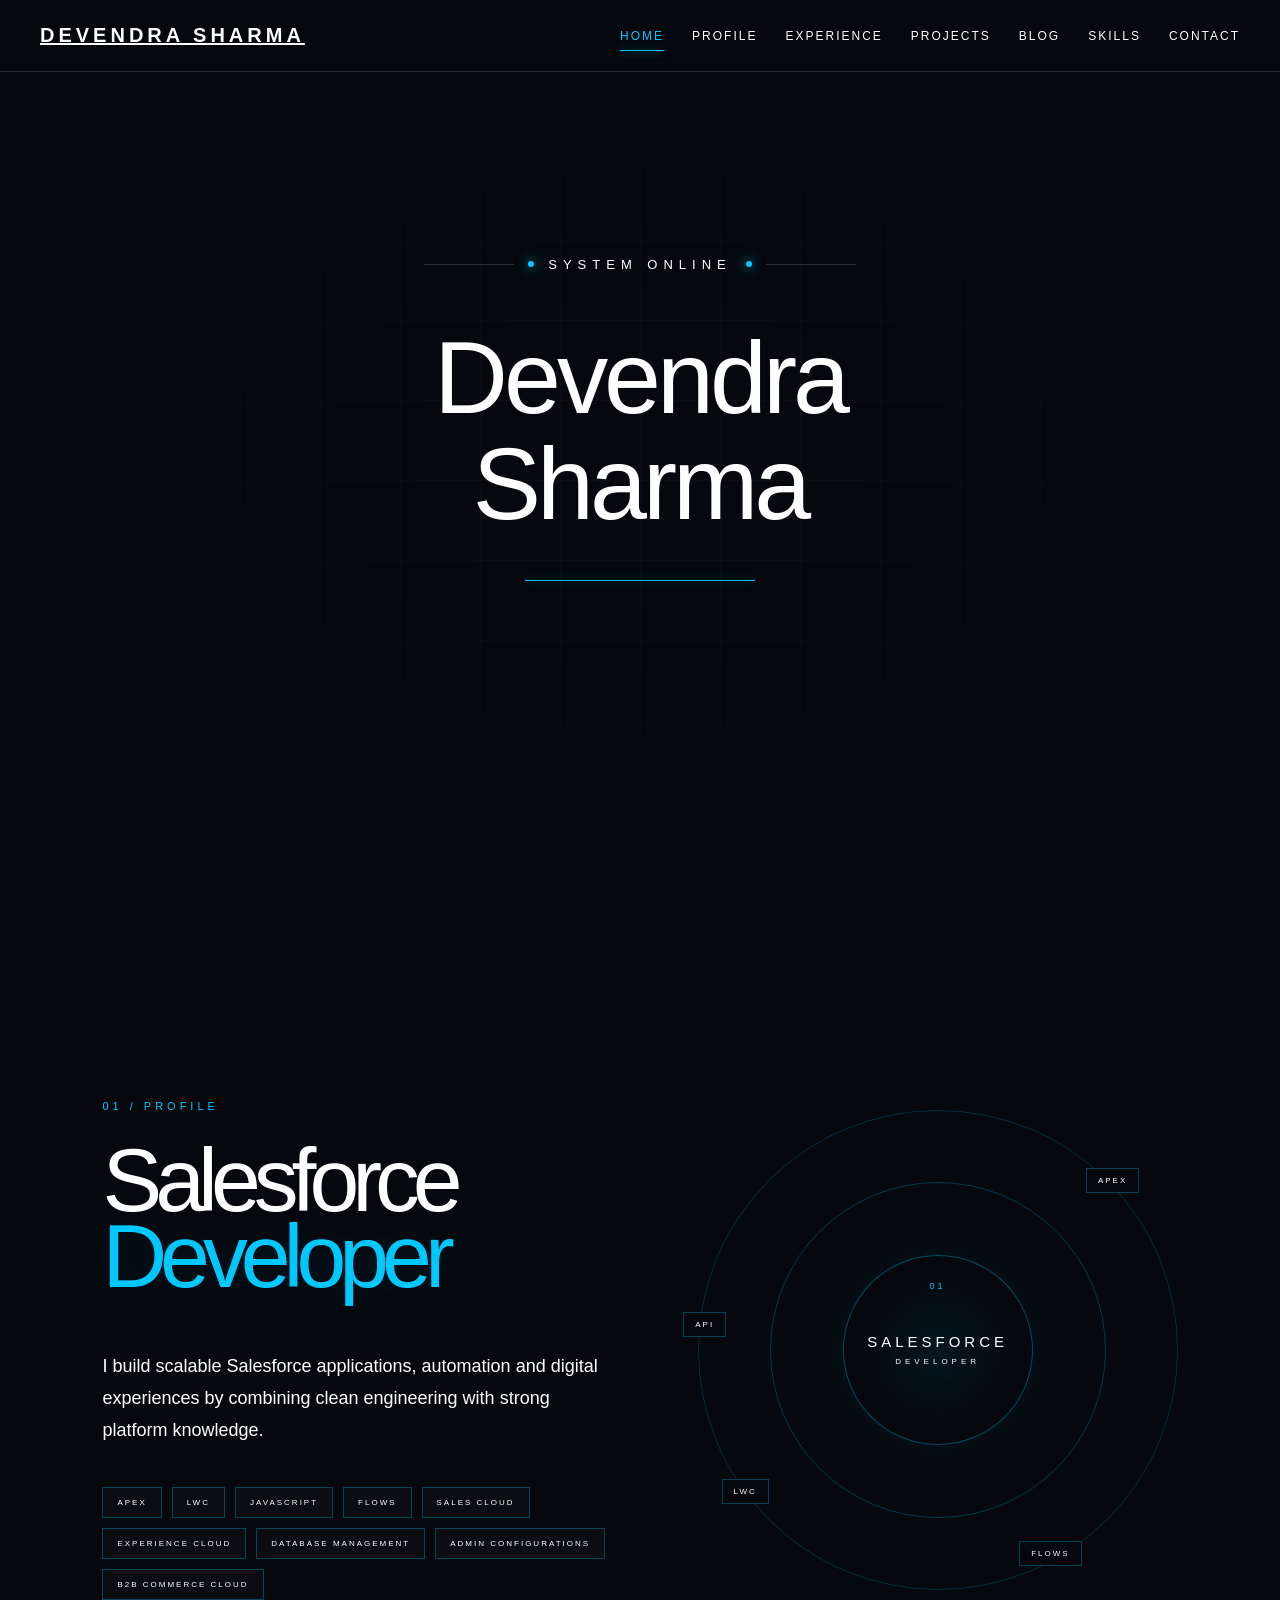
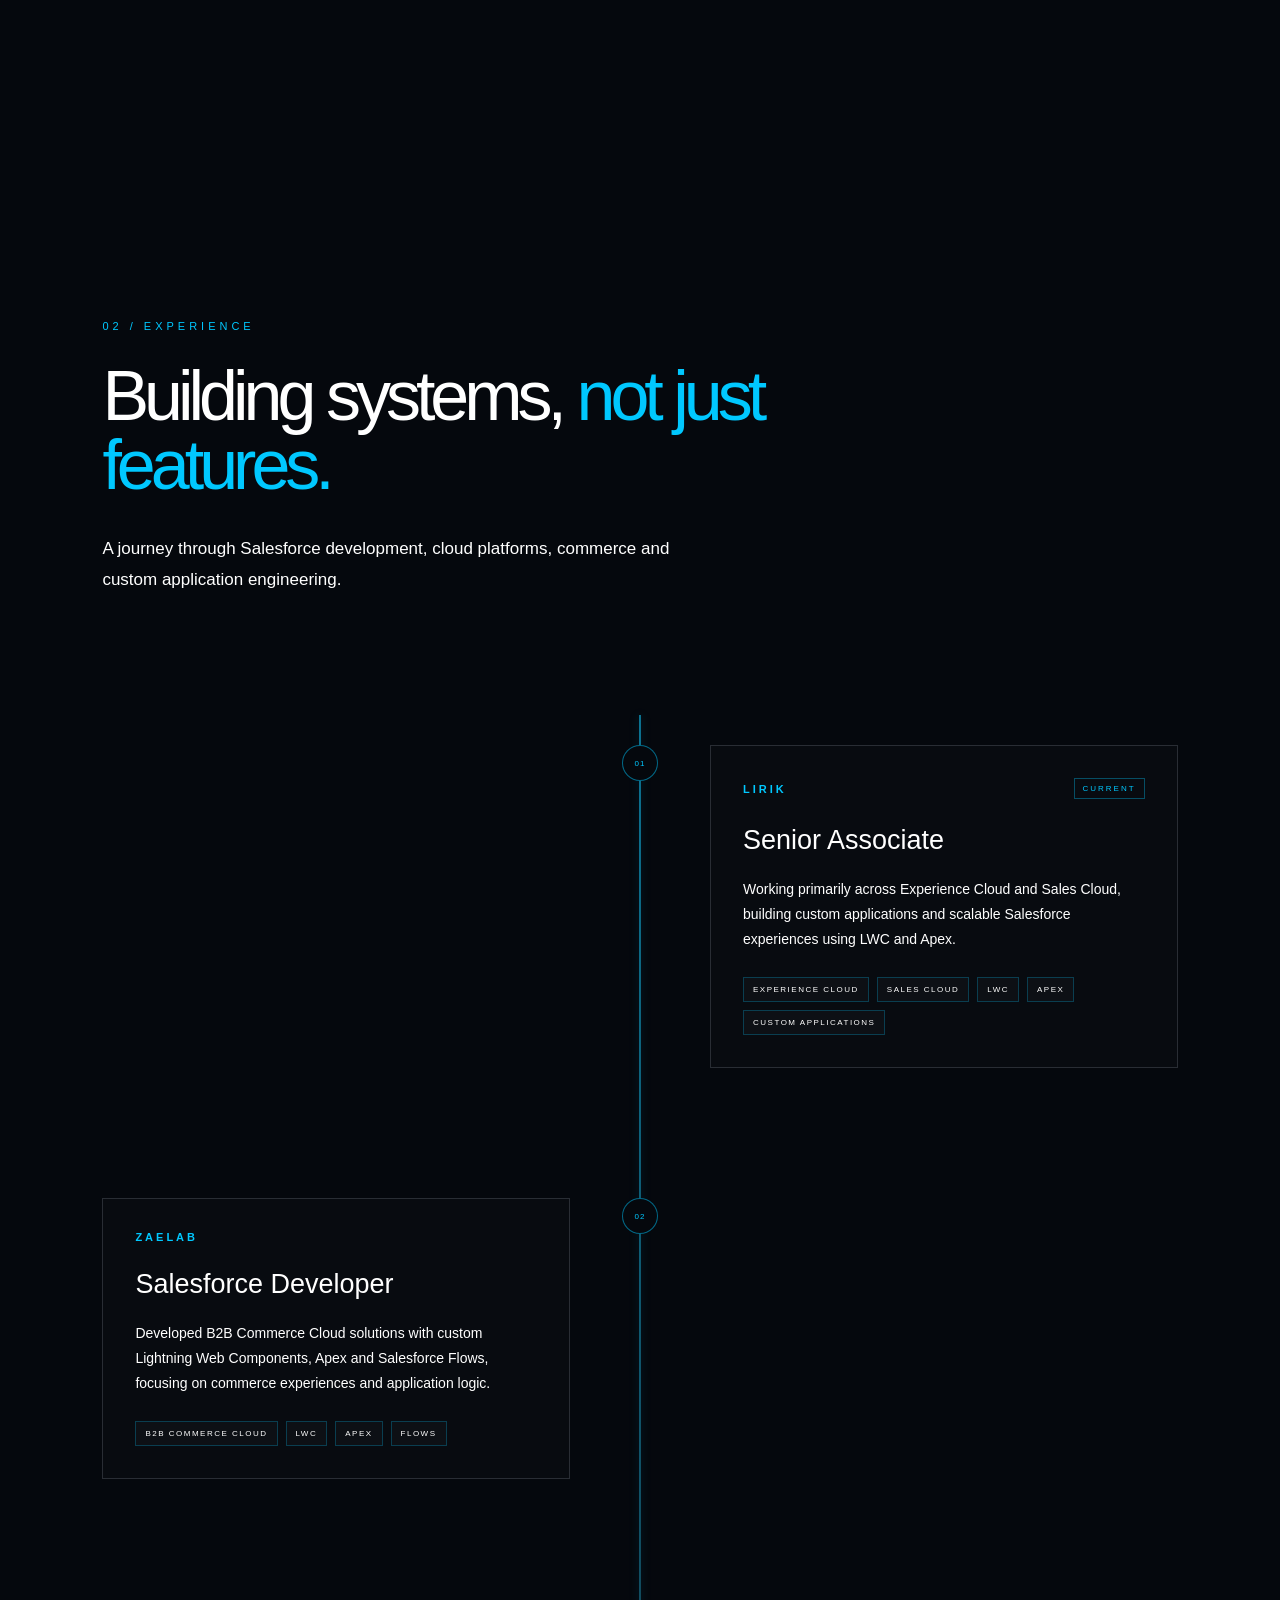
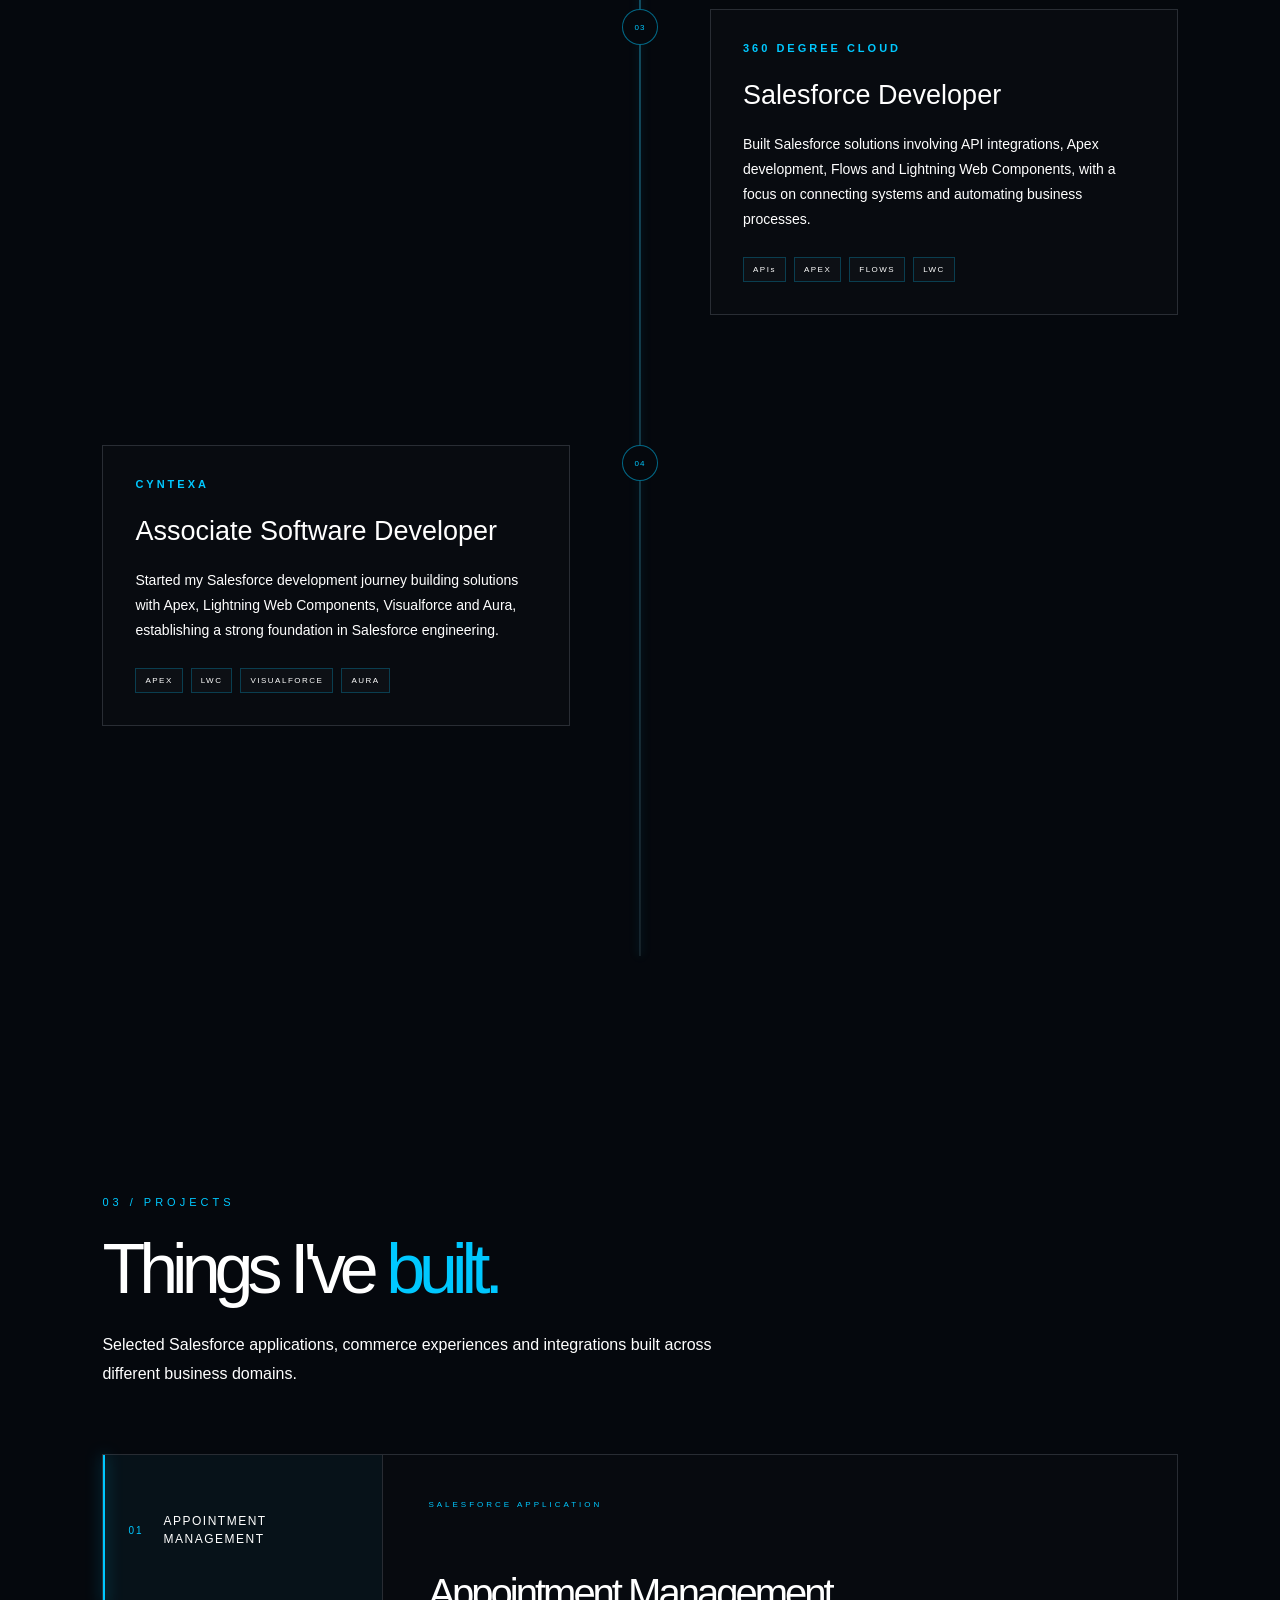
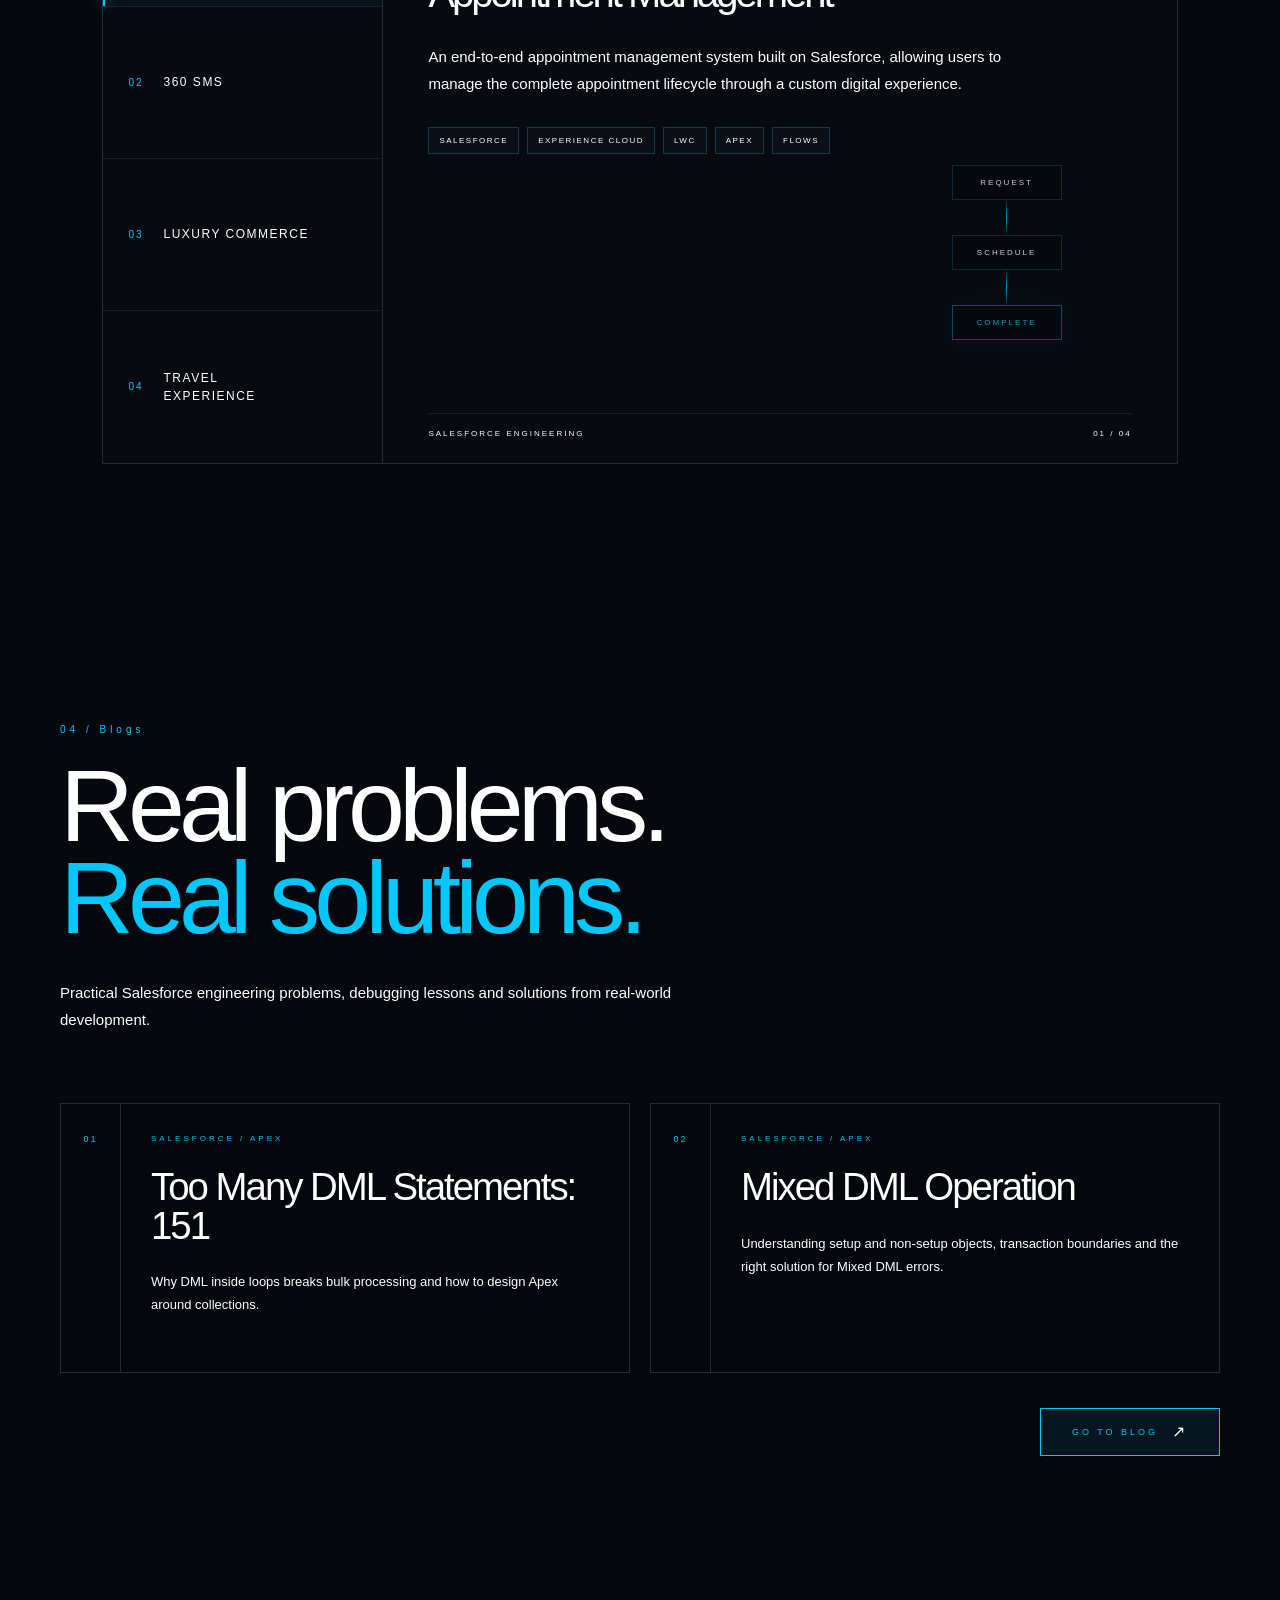
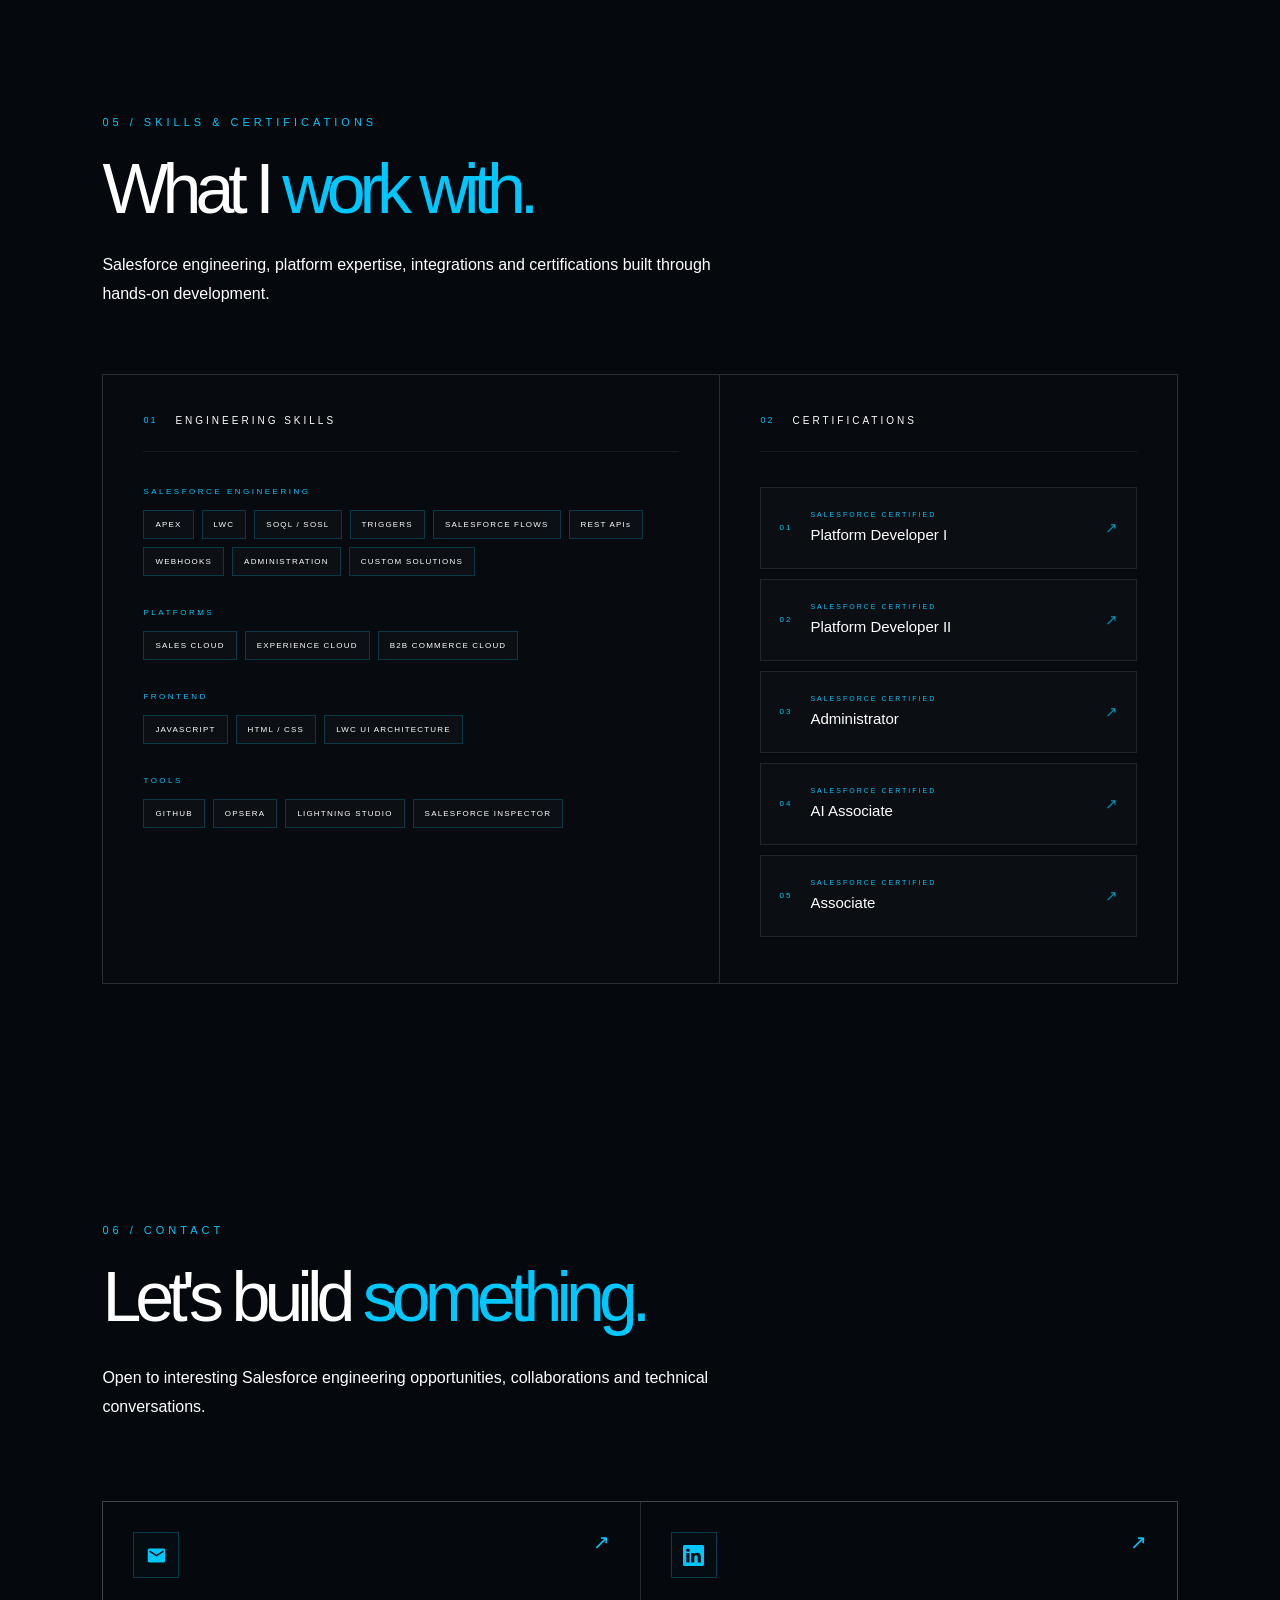
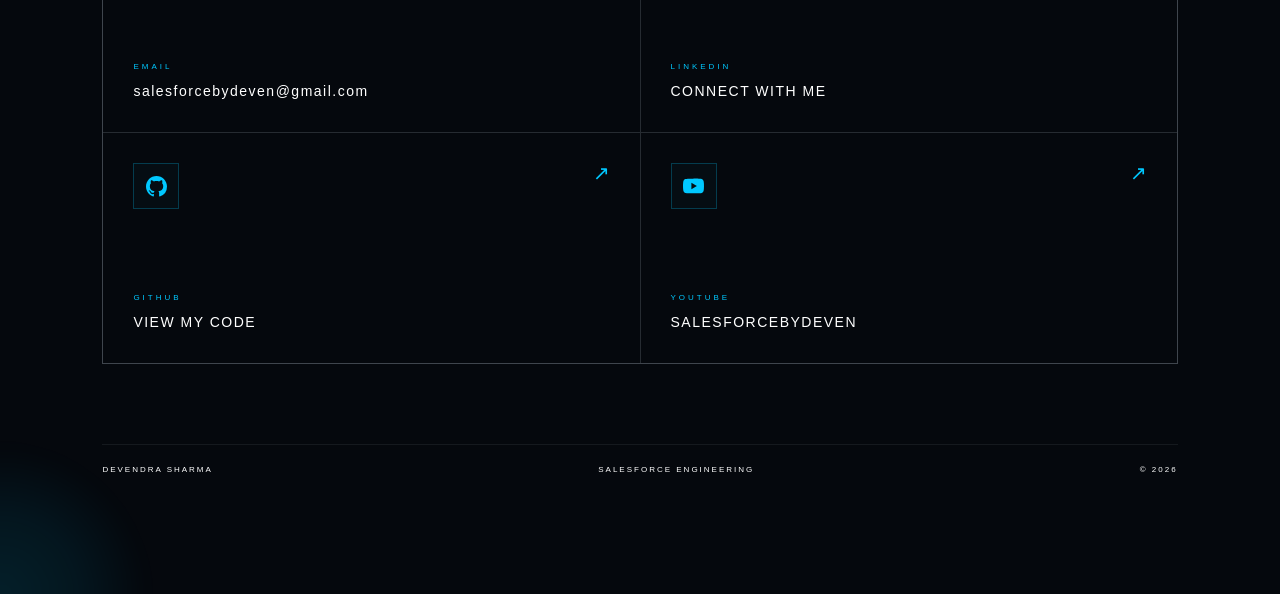
<file: index.html>
<!doctype html>
<html lang="en">

<head>
    <meta charset="UTF-8" />

    <meta name="viewport" content="width=device-width, initial-scale=1.0" />

    <meta name="description" content="Devendra Sharma — Senior Salesforce Developer" />

    <title>Devendra Sharma — Senior Salesforce Developer</title>
    <link rel="icon" type="image/png" href="Asset/fav.png">

    <link rel="stylesheet" href="CSS/main.css" />
    <link rel="stylesheet" href="CSS/mobile.css" />
</head>

<body>
    <!-- ==========================================
         MAIN WEBSITE
    =========================================== -->

    <main class="site">
        <!-- ======================================
             BACKGROUND
        ======================================= -->

        <div class="grid"></div>

        <!-- ======================================
             BOOT SCREEN
        ======================================= -->

        <div class="boot-screen">
            <div class="boot-content">
                <div class="boot-mark">DS</div>

                <div class="boot-text">LOADING PROFILE</div>

                <div class="boot-loader">
                    <div class="boot-progress"></div>
                </div>

                <div class="boot-status">DEVENDRA SHARMA</div>
            </div>
        </div>

        <!-- ======================================
             STICKY NAVIGATION
        ======================================= -->

        <header class="navbar">
            <!-- Logo / Home -->

            <a href="#home" class="nav-logo"> DEVENDRA SHARMA </a>

            <!-- Navigation -->

            <nav class="nav-links">
                <a href="#home" class="nav-link active" data-section="home"> HOME </a>

                <a href="#profile" class="nav-link" data-section="profile">
                    PROFILE
                </a>

                <a href="#experience" class="nav-link" data-section="experience">
                    EXPERIENCE
                </a>

                <a href="#projects" class="nav-link" data-section="projects">
                    PROJECTS
                </a>
                <a href="#blog" class="nav-link" data-section="blog">
                    BLOG
                </a>

                <a href="#skills" class="nav-link" data-section="skills"> SKILLS </a>

                <a href="#contact" class="nav-link" data-section="contact">
                    CONTACT
                </a>
            </nav>
        </header>

        <!-- ======================================
             HOME / HERO
        ======================================= -->

        <section id="home" class="page-section hero-section">
            <div class="hero">
                <div class="status">
                    <span class="line"></span>

                    <span class="dot"></span>

                    <span> SYSTEM ONLINE </span>

                    <span class="dot"></span>

                    <span class="line"></span>
                </div>

                <h1 class="hero-title">
                    <span>Devendra</span>
                    <span>Sharma</span>
                </h1>

                <div class="divider"></div>

                <p class="role hero-role">SENIOR SALESFORCE DEVELOPER</p>

                <div class="indicator">
                    <span>[</span>

                    <span class="indicator-dot"></span>

                    <span>]</span>
                </div>
            </div>
        </section>

        <!-- ======================================
             PROFILE
        ======================================= -->

        <!-- ======================================
     PROFILE
======================================= -->

        <!-- ======================================
     PROFILE
======================================= -->

        <section id="profile" class="page-section profile-section">
            <div class="profile-container">
                <!-- LEFT -->

                <div class="profile-main">
                    <span class="section-label profile-reveal"> 01 / PROFILE </span>

                    <h2 class="profile-title">
                        <span class="profile-line"> Salesforce </span>

                        <span class="profile-line accent-text"> Developer </span>
                    </h2>

                    <p class="profile-description profile-reveal">
                        I build scalable Salesforce applications, automation and digital
                        experiences by combining clean engineering with strong platform
                        knowledge.
                    </p>

                    <div class="profile-tech">
                        <span>APEX</span>

                        <span>LWC</span>

                        <span>JAVASCRIPT</span>

                        <span>FLOWS</span>

                        <span>SALES CLOUD</span>

                        <span>EXPERIENCE CLOUD</span>

                        <span>DATABASE MANAGEMENT</span>

                        <span>ADMIN CONFIGURATIONS</span>

                        <span>B2B COMMERCE CLOUD</span>
                    </div>
                </div>

                <!-- RIGHT -->

                <div class="profile-visual">
                    <div class="profile-orbit orbit-one"></div>

                    <div class="profile-orbit orbit-two"></div>

                    <div class="profile-core">
                        <span class="core-number"> 01 </span>

                        <span class="core-title"> SALESFORCE </span>

                        <span class="core-subtitle"> DEVELOPER </span>
                    </div>

                    <div class="profile-marker marker-one">APEX</div>

                    <div class="profile-marker marker-two">LWC</div>

                    <div class="profile-marker marker-three">FLOWS</div>

                    <div class="profile-marker marker-four">API</div>
                </div>
            </div>
        </section>
 
        <!-- ======================================
             EXPERIENCE
        ======================================= -->

        <!-- ======================================
     EXPERIENCE
======================================= -->

        <!-- ======================================
     EXPERIENCE
======================================= -->

        <section id="experience" class="page-section experience-section">
            <div class="experience-container">
                <!-- SECTION HEADER -->

                <div class="experience-header">
                    <span class="section-label"> 02 / EXPERIENCE </span>

                    <h2>
                        Building systems,
                        <span>not just features.</span>
                    </h2>

                    <p>
                        A journey through Salesforce development, cloud platforms,
                        commerce and custom application engineering.
                    </p>
                </div>

                <!-- TIMELINE -->

                <div class="experience-timeline">
                    <!-- TIMELINE LINE -->

                    <div class="timeline-line">
                        <div class="timeline-progress"></div>
                    </div>

                    <!-- ==================================
                 01 — LIRIK
            =================================== -->

                    <article class="experience-item">
                        <div class="experience-marker">01</div>

                        <div class="experience-card">
                            <div class="experience-meta">
                                <span class="experience-company"> LIRIK </span>

                                <span class="experience-status current"> CURRENT </span>
                            </div>

                            <h3>Senior Associate</h3>

                            <p>
                                Working primarily across Experience Cloud and Sales Cloud,
                                building custom applications and scalable Salesforce
                                experiences using LWC and Apex.
                            </p>

                            <div class="experience-stack">
                                <span>EXPERIENCE CLOUD</span>

                                <span>SALES CLOUD</span>

                                <span>LWC</span>

                                <span>APEX</span>

                                <span>CUSTOM APPLICATIONS</span>
                            </div>
                        </div>
                    </article>

                    <!-- ==================================
                 02 — ZAELAB
            =================================== -->

                    <article class="experience-item">
                        <div class="experience-marker">02</div>

                        <div class="experience-card">
                            <div class="experience-meta">
                                <span class="experience-company"> ZAELAB </span>
                            </div>

                            <h3>Salesforce Developer</h3>

                            <p>
                                Developed B2B Commerce Cloud solutions with custom Lightning
                                Web Components, Apex and Salesforce Flows, focusing on
                                commerce experiences and application logic.
                            </p>

                            <div class="experience-stack">
                                <span>B2B COMMERCE CLOUD</span>

                                <span>LWC</span>

                                <span>APEX</span>

                                <span>FLOWS</span>
                            </div>
                        </div>
                    </article>

                    <!-- ==================================
                 03 — 360 DEGREE CLOUD
            =================================== -->

                    <article class="experience-item">
                        <div class="experience-marker">03</div>

                        <div class="experience-card">
                            <div class="experience-meta">
                                <span class="experience-company"> 360 DEGREE CLOUD </span>
                            </div>

                            <h3>Salesforce Developer</h3>

                            <p>
                                Built Salesforce solutions involving API integrations, Apex
                                development, Flows and Lightning Web Components, with a focus
                                on connecting systems and automating business processes.
                            </p>

                            <div class="experience-stack">
                                <span>APIs</span>

                                <span>APEX</span>

                                <span>FLOWS</span>

                                <span>LWC</span>
                            </div>
                        </div>
                    </article>

                    <!-- ==================================
                 04 — CYNTEXA
            =================================== -->

                    <article class="experience-item">
                        <div class="experience-marker">04</div>

                        <div class="experience-card">
                            <div class="experience-meta">
                                <span class="experience-company"> CYNTEXA </span>
                            </div>

                            <h3>Associate Software Developer</h3>

                            <p>
                                Started my Salesforce development journey building solutions
                                with Apex, Lightning Web Components, Visualforce and Aura,
                                establishing a strong foundation in Salesforce engineering.
                            </p>

                            <div class="experience-stack">
                                <span>APEX</span>

                                <span>LWC</span>

                                <span>VISUALFORCE</span>

                                <span>AURA</span>
                            </div>
                        </div>
                    </article>
                </div>
            </div>
        </section>

        <!-- ======================================
             PROJECTS
        ======================================= -->

        <!-- ======================================
     PROJECTS
======================================= -->

        <section id="projects" class="page-section projects-section">
            <div class="projects-container">
                <!-- HEADER -->

                <div class="projects-header">
                    <span class="section-label"> 03 / PROJECTS </span>

                    <h2>
                        Things I've
                        <span>built.</span>
                    </h2>

                    <p>
                        Selected Salesforce applications, commerce experiences and
                        integrations built across different business domains.
                    </p>
                </div>

                <!-- PROJECT INTERFACE -->

                <div class="projects-interface">
                    <!-- ==================================
                 PROJECT INDEX
            =================================== -->

                    <div class="project-index">
                        <button class="project-index-item active" data-project="appointment">
                            <span class="project-number"> 01 </span>

                            <span class="project-name"> APPOINTMENT MANAGEMENT </span>
                        </button>

                        <button class="project-index-item" data-project="sms">
                            <span class="project-number"> 02 </span>

                            <span class="project-name"> 360 SMS </span>
                        </button>

                        <button class="project-index-item" data-project="commerce">
                            <span class="project-number"> 03 </span>

                            <span class="project-name"> LUXURY COMMERCE </span>
                        </button>

                        <button class="project-index-item" data-project="travel">
                            <span class="project-number"> 04 </span>

                            <span class="project-name"> TRAVEL EXPERIENCE </span>
                        </button>
                    </div>

                    <!-- ==================================
                 PROJECT DISPLAY
            =================================== -->

                    <div class="project-display">
                        <!-- TOP -->

                        <div class="project-display-top">
                            <span id="project-category" class="project-category">
                                SALESFORCE APPLICATION
                            </span>
                        </div>

                        <!-- TITLE -->

                        <h3 id="project-title" class="project-title">
                            Appointment Management
                        </h3>

                        <!-- DESCRIPTION -->

                        <p id="project-description" class="project-description">
                            An end-to-end appointment management system built on Salesforce,
                            allowing users to manage the complete appointment lifecycle
                            through a custom digital experience.
                        </p>

                        <!-- TECHNOLOGY -->

                        <div id="project-tech" class="project-tech">
                            <span>SALESFORCE</span>

                            <span>EXPERIENCE CLOUD</span>

                            <span>LWC</span>

                            <span>APEX</span>

                            <span>FLOWS</span>
                        </div>

                        <!-- ==================================
                     PROJECT VISUAL
                =================================== -->

                        <div id="project-visual" class="project-visual">
                            <!-- Appointment Visual -->

                            <div class="project-graphic graphic-appointment">
                                <div class="appointment-node">REQUEST</div>

                                <div class="graphic-line"></div>

                                <div class="appointment-node">SCHEDULE</div>

                                <div class="graphic-line"></div>

                                <div class="appointment-node accent-node">COMPLETE</div>
                            </div>
                        </div>

                        <!-- FOOTER -->

                        <div class="project-display-footer">
                            <span> SALESFORCE ENGINEERING </span>

                            <span id="project-footer-number" class="project-footer-number"></span>
                        </div>
                    </div>
                </div>
            </div>
        </section>
        <!-- =========================================================
     BLOG / ENGINEERING NOTES
========================================================= -->

        <section id="blog" class="page-section blog-preview-section">

            <div class="blog-preview-container">

                <!-- HEADER -->

                <div class="blog-preview-header">

                    <span class="section-label">
                        04 / Blogs
                    </span>

                    <h2>
                        Real problems.
                        <span>Real solutions.</span>
                    </h2>

                    <p>
                        Practical Salesforce engineering problems,
                        debugging lessons and solutions from real-world
                        development.
                    </p>

                </div>


                <!-- LATEST POSTS -->

                <div class="blog-preview-list">


                    <!-- BLOG 01 -->

                    <article class="blog-preview-card">

                        <span class="blog-preview-number">
                            01
                        </span>

                        <div class="blog-preview-content">

                            <div class="blog-preview-meta">
                                SALESFORCE / APEX
                            </div>

                            <h3>
                                Too Many DML Statements: 151
                            </h3>

                            <p>
                                Why DML inside loops breaks bulk processing
                                and how to design Apex around collections.
                            </p>

                        </div>

                    </article>


                    <!-- BLOG 02 -->

                    <article class="blog-preview-card">

                        <span class="blog-preview-number">
                            02
                        </span>

                        <div class="blog-preview-content">

                            <div class="blog-preview-meta">
                                SALESFORCE / APEX
                            </div>

                            <h3>
                                Mixed DML Operation
                            </h3>

                            <p>
                                Understanding setup and non-setup objects,
                                transaction boundaries and the right solution
                                for Mixed DML errors.
                            </p>

                        </div>

                    </article>

                </div>


                <!-- GO TO BLOG -->

                <div class="blog-preview-action">

                    <a href="blog.html" class="blog-preview-button">
                        GO TO BLOG
                        <span>↗</span>
                    </a>

                </div>

            </div>

        </section>

        <!-- =========================================================
        SKILLS & CERTIFICATIONS
        ========================================================= -->

        <section id="skills" class="page-section skills-section">
            <div class="skills-container">
                <!-- =================================================
             HEADER
        ================================================= -->

                <div class="skills-header">
                    <span class="section-label">
                        05 / SKILLS &amp; CERTIFICATIONS
                    </span>

                    <h2>
                        What I
                        <span>work with.</span>
                    </h2>

                    <p>
                        Salesforce engineering, platform expertise, integrations and
                        certifications built through hands-on development.
                    </p>
                </div>

                <!-- =================================================
             SKILLS + CERTIFICATIONS INTERFACE
        ================================================= -->

                <div class="skills-interface">
                    <!-- =================================================
                 SKILLS
            ================================================= -->

                    <div class="skills-panel">
                        <div class="skills-panel-header">
                            <span class="skills-panel-number"> 01 </span>

                            <span class="skills-panel-title"> ENGINEERING SKILLS </span>
                        </div>

                        <!-- SALESFORCE ENGINEERING -->

                        <div class="skill-group">
                            <span class="skill-group-label"> SALESFORCE ENGINEERING </span>

                            <div class="skill-list">
                                <span>APEX</span>

                                <span>LWC</span>

                                <span>SOQL / SOSL</span>

                                <span>TRIGGERS</span>

                                <span>SALESFORCE FLOWS</span>

                                <span>REST APIs</span>

                                <span>WEBHOOKS</span>

                                <span>ADMINISTRATION</span>

                                <span>CUSTOM SOLUTIONS</span>
                            </div>
                        </div>

                        <!-- PLATFORMS -->

                        <div class="skill-group">
                            <span class="skill-group-label"> PLATFORMS </span>

                            <div class="skill-list">
                                <span>SALES CLOUD</span>

                                <span>EXPERIENCE CLOUD</span>

                                <span>B2B COMMERCE CLOUD</span>
                            </div>
                        </div>

                        <!-- FRONTEND -->

                        <div class="skill-group">
                            <span class="skill-group-label"> FRONTEND </span>

                            <div class="skill-list">
                                <span>JAVASCRIPT</span>

                                <span>HTML / CSS</span>

                                <span>LWC UI ARCHITECTURE</span>
                            </div>
                        </div>

                        <!-- TOOLS -->

                        <div class="skill-group">
                            <span class="skill-group-label"> TOOLS </span>

                            <div class="skill-list">
                                <span>GITHUB</span>

                                <span>OPSERA</span>

                                <span>LIGHTNING STUDIO</span>

                                <span>SALESFORCE INSPECTOR</span>
                            </div>
                        </div>
                    </div>

                    <!-- =================================================
                 CERTIFICATIONS
            ================================================= -->

                    <div class="certifications-panel">
                        <div class="skills-panel-header">
                            <span class="skills-panel-number"> 02 </span>

                            <span class="skills-panel-title"> CERTIFICATIONS </span>
                        </div>

                        <div class="certification-list">
                            <!-- CERTIFICATION 01 -->

                            <div class="certification-card">
                                <span class="certification-index"> 01 </span>

                                <div class="certification-content">
                                    <span class="certification-label">
                                        SALESFORCE CERTIFIED
                                    </span>

                                    <h3>Platform Developer I</h3>
                                </div>

                                <span class="certification-arrow"> ↗ </span>
                            </div>

                            <!-- CERTIFICATION 02 -->

                            <div class="certification-card">
                                <span class="certification-index"> 02 </span>

                                <div class="certification-content">
                                    <span class="certification-label">
                                        SALESFORCE CERTIFIED
                                    </span>

                                    <h3>Platform Developer II</h3>
                                </div>

                                <span class="certification-arrow"> ↗ </span>
                            </div>

                            <!-- CERTIFICATION 03 -->

                            <div class="certification-card">
                                <span class="certification-index"> 03 </span>

                                <div class="certification-content">
                                    <span class="certification-label">
                                        SALESFORCE CERTIFIED
                                    </span>

                                    <h3>Administrator</h3>
                                </div>

                                <span class="certification-arrow"> ↗ </span>
                            </div>

                            <!-- CERTIFICATION 04 -->

                            <div class="certification-card">
                                <span class="certification-index"> 04 </span>

                                <div class="certification-content">
                                    <span class="certification-label">
                                        SALESFORCE CERTIFIED
                                    </span>

                                    <h3>AI Associate</h3>
                                </div>

                                <span class="certification-arrow"> ↗ </span>
                            </div>

                            <!-- CERTIFICATION 05 -->

                            <div class="certification-card">
                                <span class="certification-index"> 05 </span>

                                <div class="certification-content">
                                    <span class="certification-label">
                                        SALESFORCE CERTIFIED
                                    </span>

                                    <h3>Associate</h3>
                                </div>

                                <span class="certification-arrow"> ↗ </span>
                            </div>
                        </div>
                    </div>
                </div>
            </div>
        </section>

        <!-- ======================================
             CONTACT
        ======================================= -->

        <!-- =========================================================
     CONTACT SECTION
========================================================= -->

        <section id="contact" class="page-section contact-section">

            <div class="contact-container">


                <!-- =================================================
             HEADER
        ================================================= -->

                <div class="contact-header">

                    <span class="section-label">
                        06 / CONTACT
                    </span>


                    <h2>
                        Let's build
                        <span>something.</span>
                    </h2>


                    <p>
                        Open to interesting Salesforce engineering
                        opportunities, collaborations and technical
                        conversations.
                    </p>

                </div>


                <!-- =================================================
             CONTACT GRID
        ================================================= -->

                <div class="contact-grid">


                    <!-- =================================================
                 EMAIL
            ================================================= -->

                    <a href="mailto:salesforcebydeven@gmail.com" class="contact-card">

                        <div class="contact-card-top">

                            <div class="contact-card-icon">

                                <!-- Gmail -->

                                <svg xmlns="http://www.w3.org/2000/svg" width="16" height="16" fill="currentColor"
                                    viewBox="0 0 24 24">

                                    <path
                                        d="M20 4H4c-1.1 0-2 .9-2 2v12c0 1.1.9 2 2 2h16c1.1 0 2-.9 2-2V6c0-1.1-.9-2-2-2zm0 4.01-8 5-8-5V6l8 5 8-5v2.01z" />

                                </svg>

                            </div>


                            <span class="contact-card-arrow">
                                ↗
                            </span>

                        </div>


                        <div class="contact-card-content">

                            <span class="contact-card-label">
                                EMAIL
                            </span>


                            <span class="contact-card-value">
                                salesforcebydeven@gmail.com
                            </span>

                        </div>

                    </a>


                    <!-- =================================================
                 LINKEDIN
            ================================================= -->

                    <a href="https://www.linkedin.com/in/devendrasharma10/" target="_blank" rel="noopener noreferrer"
                        class="contact-card">

                        <div class="contact-card-top">

                            <div class="contact-card-icon">

                                <!-- LinkedIn -->

                                <svg xmlns="http://www.w3.org/2000/svg" width="16" height="16" fill="currentColor"
                                    viewBox="0 0 16 16">

                                    <path
                                        d="M0 1.146C0 .513.526 0 1.175 0h13.65C15.474 0 16 .513 16 1.146v13.708c0 .633-.526 1.146-1.175 1.146H1.175C.526 16 0 15.487 0 14.854zM4.943 13.394V6.169H2.542v7.225zm-1.2-8.212c.837 0 1.358-.554 1.358-1.248-.015-.709-.52-1.248-1.342-1.248S2.4 3.226 2.4 3.934c0 .694.521 1.248 1.327 1.248zm4.908 8.212V9.359c0-.216.016-.432.08-.586.173-.431.568-.878 1.232-.878.869 0 1.216.662 1.216 1.634v3.865h2.401V9.25c0-2.22-1.184-3.252-2.764-3.252-1.274 0-1.845.7-2.165 1.193V6.169h-2.4c.03.678 0 7.225 0 7.225z" />

                                </svg>

                            </div>


                            <span class="contact-card-arrow">
                                ↗
                            </span>

                        </div>


                        <div class="contact-card-content">

                            <span class="contact-card-label">
                                LINKEDIN
                            </span>


                            <span class="contact-card-value">
                                CONNECT WITH ME
                            </span>

                        </div>

                    </a>


                    <!-- =================================================
                 GITHUB
            ================================================= -->

                    <a href="https://github.com/devendra-sharma-dev" target="_blank" rel="noopener noreferrer"
                        class="contact-card">

                        <div class="contact-card-top">

                            <div class="contact-card-icon">

                                <!-- GitHub -->

                                <svg xmlns="http://www.w3.org/2000/svg" width="16" height="16" fill="currentColor"
                                    viewBox="0 0 16 16">

                                    <path
                                        d="M8 0C3.58 0 0 3.58 0 8c0 3.54 2.29 6.53 5.47 7.59.4.07.55-.17.55-.38 0-.19-.01-.82-.01-1.49-2.01.37-2.53-.49-2.69-.94-.09-.23-.48-.94-.82-1.13-.28-.15-.68-.52-.01-.53.63-.01 1.08.58 1.23.82.72 1.21 1.87.87 2.33.66.07-.52.28-.87.51-1.07-1.78-.2-3.64-.89-3.64-3.95 0-.87.31-1.59.82-2.15-.08-.2-.36-1.02.08-2.12 0 0 .67-.21 2.2.82.64-.18 1.32-.27 2-.27s1.36.09 2 .27c1.53-1.04 2.2-.82 2.2-.82.44 1.1.16 1.92.08 2.12.51.56.82 1.27.82 2.15 0 3.07-1.87 3.75-3.65 3.95.29.25.54.73.54 1.48 0 1.07-.01 1.93-.01 2.2 0 .21.15.46.55.38A8.01 8.01 0 0 0 16 8c0-4.42-3.58-8-8-8" />

                                </svg>

                            </div>


                            <span class="contact-card-arrow">
                                ↗
                            </span>

                        </div>


                        <div class="contact-card-content">

                            <span class="contact-card-label">
                                GITHUB
                            </span>


                            <span class="contact-card-value">
                                VIEW MY CODE
                            </span>

                        </div>

                    </a>


                    <!-- =================================================
                 YOUTUBE
            ================================================= -->

                    <a href="https://www.youtube.com/@SalesforceByDeven" target="_blank" rel="noopener noreferrer"
                        class="contact-card">

                        <div class="contact-card-top">

                            <div class="contact-card-icon">

                                <!-- YouTube -->

                                <svg xmlns="http://www.w3.org/2000/svg" width="16" height="16" fill="currentColor"
                                    viewBox="0 0 16 16">

                                    <path
                                        d="M8.051 1.999h.089c.822.003 4.987.033 6.11.335a2.01 2.01 0 0 1 1.415 1.42c.101.38.172.883.22 1.402l.01.104.022.26.008.104c.065.914.073 1.77.074 1.957v.075c-.001.194-.01 1.108-.082 2.06l-.008.105-.009.104c-.05.572-.124 1.14-.235 1.558a2.01 2.01 0 0 1-1.415 1.42c-1.16.312-5.569.334-6.18.335h-.142c-.309 0-1.587-.006-2.927-.052l-.17-.006-.087-.004-.171-.007-.171-.007c-1.11-.049-2.167-.128-2.654-.26a2.01 2.01 0 0 1-1.415-1.419c-.111-.417-.185-.986-.235-1.558L.09 9.82l-.008-.104A31 31 0 0 1 0 7.68v-.123c.002-.215.01-.958.064-1.778l.007-.103.003-.052.008-.104.022-.26.01-.104c.048-.519.119-1.023.22-1.402a2.01 2.01 0 0 1 1.415-1.42c.487-.13 1.544-.21 2.654-.26l.17-.007.172-.006.086-.003.171-.007A100 100 0 0 1 7.858 2zM6.4 5.209v4.818l4.157-2.408z" />

                                </svg>

                            </div>


                            <span class="contact-card-arrow">
                                ↗
                            </span>

                        </div>


                        <div class="contact-card-content">

                            <span class="contact-card-label">
                                YOUTUBE
                            </span>


                            <span class="contact-card-value">
                                SALESFORCEBYDEVEN
                            </span>

                        </div>

                    </a>


                </div>


                <!-- =================================================
             FOOTER
        ================================================= -->

                <div class="contact-footer">

                    <span>
                        DEVENDRA SHARMA
                    </span>


                    <span>
                        SALESFORCE ENGINEERING
                    </span>


                    <span>
                        © 2026
                    </span>

                </div>

            </div>

        </section>
    </main>

    <!-- ==========================================
         JAVASCRIPT
    =========================================== -->

    <script src="JS/boot.js"></script>
    <script src="JS/profile.js"></script>
    <script src="JS/cursor.js"></script>
    <script src="JS/navigation.js"></script>
    <script src="JS/hero.js"></script>
    <script src="JS/experience.js"></script>
    <script src="JS/projects.js"></script>
</body>

</html>
</file>
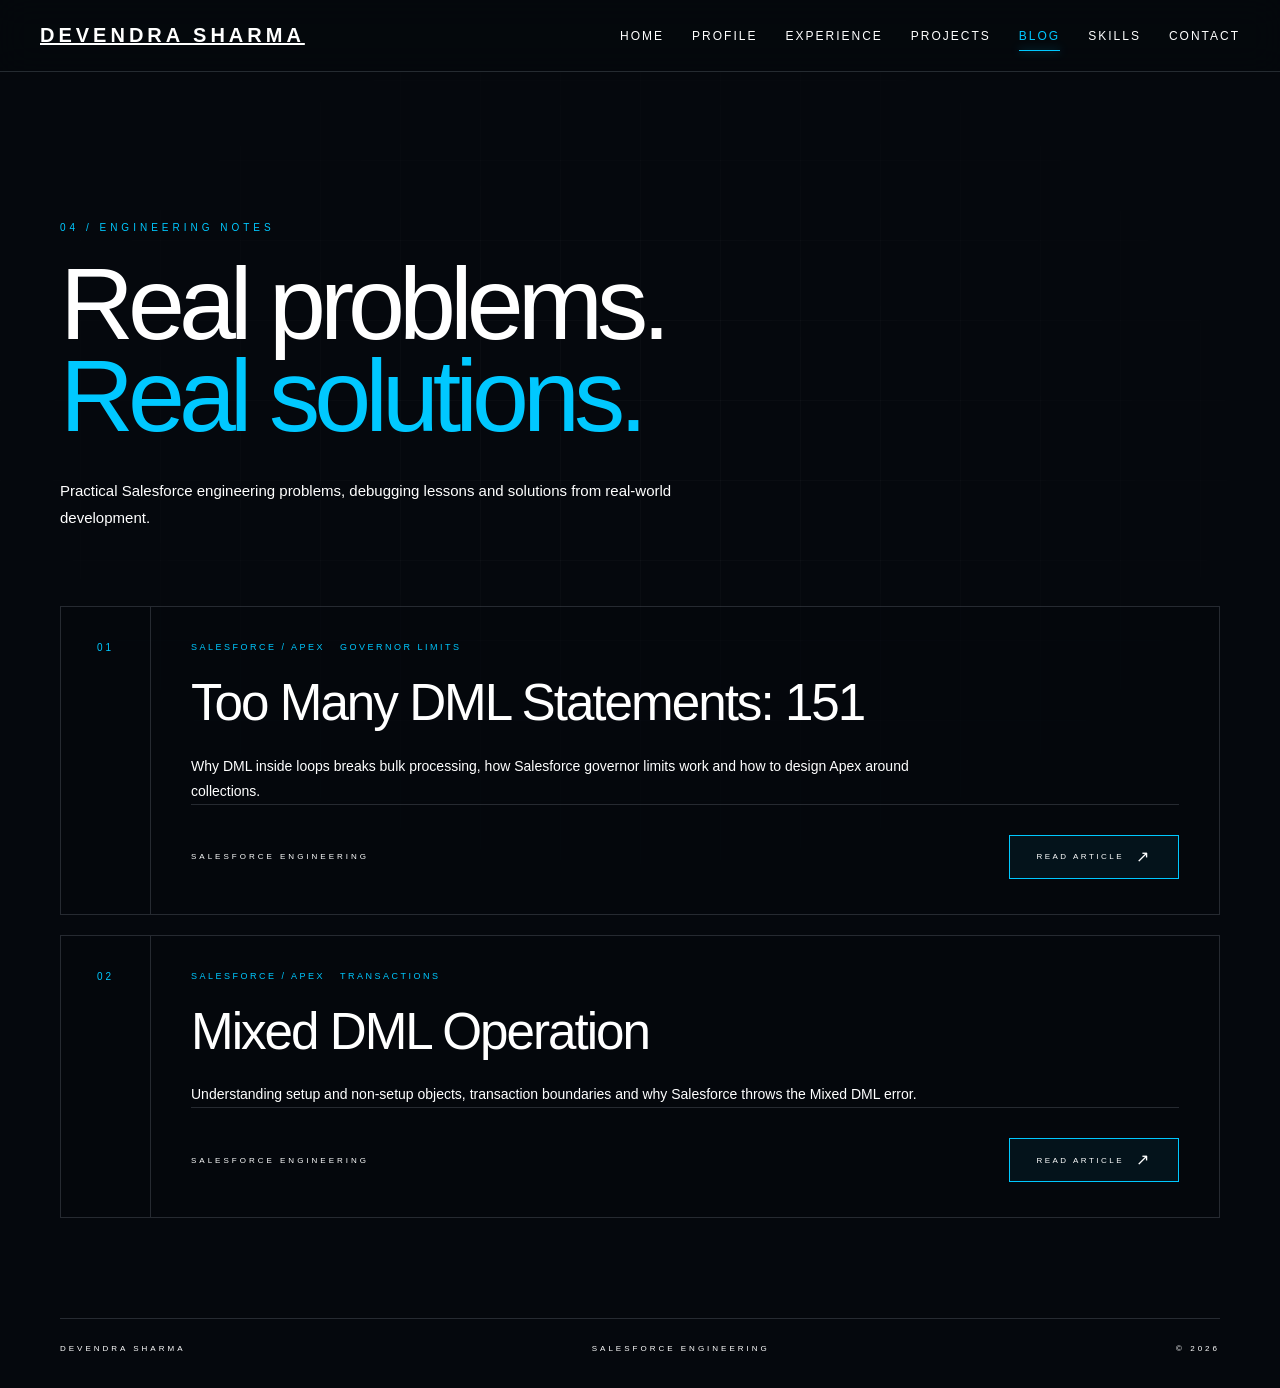
<file: blog.html>
<!doctype html>
<html lang="en">

<head>

    <meta charset="UTF-8" />

    <meta
        name="viewport"
        content="width=device-width, initial-scale=1.0"
    />

    <meta
        name="description"
        content="Devendra Sharma — Salesforce Engineering Blog"
    />

    <title>
        Engineering Notes — Devendra Sharma
    </title>

    <link
        rel="icon"
        type="image/png"
        href="Asset/fav.png"
    />

    <!-- SAME PORTFOLIO CSS -->

    <link
        rel="stylesheet"
        href="CSS/main.css"
    />

    <link
        rel="stylesheet"
        href="CSS/mobile.css"
    />

    <!-- BLOG CSS -->

    <link
        rel="stylesheet"
        href="CSS/blog.css"
    />

</head>


<body>

    <!-- ==========================================
         MAIN WEBSITE
    =========================================== -->

    <main class="site">


        <!-- ======================================
             BACKGROUND
        ======================================= -->

        <div class="grid"></div>


        <!-- ======================================
             STICKY NAVIGATION
        ======================================= -->

        <header class="navbar">

            <!-- LOGO -->

            <a
                href="index.html#home"
                class="nav-logo"
            >
                DEVENDRA SHARMA
            </a>


            <!-- NAVIGATION -->

            <nav class="nav-links">

                <a
                    href="index.html#home"
                    class="nav-link"
                >
                    HOME
                </a>


                <a
                    href="index.html#profile"
                    class="nav-link"
                >
                    PROFILE
                </a>


                <a
                    href="index.html#experience"
                    class="nav-link"
                >
                    EXPERIENCE
                </a>


                <a
                    href="index.html#projects"
                    class="nav-link"
                >
                    PROJECTS
                </a>


                <a
                    href="blog.html"
                    class="nav-link active"
                >
                    BLOG
                </a>


                <a
                    href="index.html#skills"
                    class="nav-link"
                >
                    SKILLS
                </a>


                <a
                    href="index.html#contact"
                    class="nav-link"
                >
                    CONTACT
                </a>

            </nav>

        </header>


        <!-- ======================================
             BLOG
        ======================================= -->

        <section
            id="blog"
            class="page-section blog-section"
        >

            <div class="blog-container">


                <!-- ==================================
                     BLOG HEADER
                =================================== -->

                <div class="blog-header">

                    <span class="section-label">
                        04 / ENGINEERING NOTES
                    </span>


                    <h1>
                        Real problems.
                        <span>
                            Real solutions.
                        </span>
                    </h1>


                    <p>
                        Practical Salesforce engineering problems,
                        debugging lessons and solutions from
                        real-world development.
                    </p>

                </div>


                <!-- ==================================
                     BLOG LIST
                =================================== -->

                <div class="blog-list">


                    <!-- ==================================
                         BLOG 01
                    =================================== -->

                    <article class="blog-card">

                        <div class="blog-card-index">
                            01
                        </div>


                        <div class="blog-card-content">

                            <div class="blog-card-meta">

                                <span>
                                    SALESFORCE / APEX
                                </span>

                                <span>
                                    GOVERNOR LIMITS
                                </span>

                            </div>


                            <h2>
                                Too Many DML Statements: 151
                            </h2>


                            <p>
                                Why DML inside loops breaks
                                bulk processing, how Salesforce
                                governor limits work and how
                                to design Apex around collections.
                            </p>


                            <div class="blog-card-footer">

                                <span>
                                    SALESFORCE ENGINEERING
                                </span>


                                <a
                                    href="https://medium.com/@devensharma1003/too-many-dml-statements-151-the-salesforce-mistake-that-breaks-bulk-processing-637178ef6258?sharedUserId=devensharma1003"
                                    target="_blank"
                                    rel="noopener noreferrer"
                                    class="blog-read-link"
                                    aria-label="Read Too Many DML Statements article on Medium"
                                >
                                    <span class="blog-read-text">
                                        READ ARTICLE
                                    </span>

                                    <span class="blog-read-arrow">
                                        ↗
                                    </span>
                                </a>

                            </div>

                        </div>

                    </article>


                    <!-- ==================================
                         BLOG 02
                    =================================== -->

                    <article class="blog-card">

                        <div class="blog-card-index">
                            02
                        </div>


                        <div class="blog-card-content">

                            <div class="blog-card-meta">

                                <span>
                                    SALESFORCE / APEX
                                </span>

                                <span>
                                    TRANSACTIONS
                                </span>

                            </div>


                            <h2>
                                Mixed DML Operation
                            </h2>


                            <p>
                                Understanding setup and non-setup
                                objects, transaction boundaries and
                                why Salesforce throws the Mixed DML
                                error.
                            </p>


                            <div class="blog-card-footer">

                                <span>
                                    SALESFORCE ENGINEERING
                                </span>


                                <a
                                    href="https://medium.com/@devensharma1003/mixed-dml-error-in-salesforce-what-it-actually-means-and-how-to-fix-it-49d65f486fc4?sharedUserId=devensharma1003"
                                    target="_blank"
                                    rel="noopener noreferrer"
                                    class="blog-read-link"
                                    aria-label="Read Mixed DML Error article on Medium"
                                >
                                    <span class="blog-read-text">
                                        READ ARTICLE
                                    </span>

                                    <span class="blog-read-arrow">
                                        ↗
                                    </span>
                                </a>

                            </div>

                        </div>

                    </article>


                </div>

            </div>

        </section>


        <!-- ======================================
             FOOTER
        ======================================= -->

        <footer class="blog-footer">

            <span>
                DEVENDRA SHARMA
            </span>

            <span>
                SALESFORCE ENGINEERING
            </span>

            <span>
                © 2026
            </span>

        </footer>

    </main>
</body>

</html>
</file>
<file: CSS/main.css>
* {
    margin: 0;
    padding: 0;
    box-sizing: border-box;
}


/* =========================================================
   DESIGN TOKENS
========================================================= */

:root {
    --background: #05080d;

    --text-primary: #ffffff;
    --text-accent: #00c8ff;

    --accent: #00c8ff;

    --line: rgba(139, 148, 158, 0.25);
}


/* =========================================================
   BASE
========================================================= */

html {
    width: 100%;

    scroll-behavior: smooth;

    scroll-padding-top: 72px;
}


body {
    width: 100%;
    min-height: 100%;

    background: var(--background);

    color: #ffffff;

    font-family:
        Arial,
        Helvetica,
        sans-serif;

    overflow-x: hidden;
    overflow-y: auto;
}


/* =========================================================
   MAIN SITE
========================================================= */

.site {
    position: relative;

    width: 100%;
    min-height: 100vh;
}


/* =========================================================
   BACKGROUND GRID
========================================================= */

.grid {
    position: fixed;

    inset: 0;

    pointer-events: none;

    --grid-x: 0px;
    --grid-y: 0px;

    transform:
        translate(
            var(--grid-x),
            var(--grid-y)
        );

    will-change: transform;

    background-image:
        linear-gradient(
            rgba(255, 255, 255, 0.025) 1px,
            transparent 1px
        ),
        linear-gradient(
            90deg,
            rgba(255, 255, 255, 0.025) 1px,
            transparent 1px
        );

    background-size: 80px 80px;

    mask-image:
        radial-gradient(
            ellipse at center,
            black 20%,
            transparent 80%
        );

    z-index: 0;
}


/* =========================================================
   BOOT SCREEN
========================================================= */

.boot-screen {
    position: fixed;

    inset: 0;

    z-index: 1000;

    display: flex;

    align-items: center;
    justify-content: center;

    background: var(--background);

    transition:
        opacity 0.6s ease,
        visibility 0.6s ease;
}


.boot-screen.boot-complete {
    opacity: 0;

    visibility: hidden;

    pointer-events: none;
}


.boot-content {
    width: 280px;

    text-align: center;
}


.boot-mark {
    margin-bottom: 30px;

    color: #00c8ff;

    font-size: 28px;

    font-weight: 600;

    letter-spacing: 8px;
}


.boot-text {
    margin-bottom: 12px;

    color: #ffffff;

    font-size: 10px;

    letter-spacing: 4px;
}


.boot-loader {
    width: 100%;

    height: 1px;

    background:
        rgba(139, 148, 158, 0.2);

    overflow: hidden;
}


.boot-progress {
    width: 0%;

    height: 100%;

    background: #00c8ff;

    box-shadow:
        0 0 10px #00c8ff;

    animation:
        bootProgress 1.2s ease forwards;
}


.boot-status {
    margin-top: 15px;

    color: #ffffff;

    font-size: 8px;

    letter-spacing: 3px;
}


@keyframes bootProgress {

    from {
        width: 0%;
    }

    to {
        width: 100%;
    }

}


/* =========================================================
   CURSOR GLOW
========================================================= */

.cursor-glow {
    position: fixed;

    width: 300px;
    height: 300px;

    border-radius: 50%;

    pointer-events: none;

    transform:
        translate(-50%, -50%);

    background:
        radial-gradient(
            circle,
            rgba(0, 200, 255, 0.121) 0%,
            rgba(0, 200, 255, 0.077) 35%,
            transparent 70%
        );

    filter: blur(10px);

    z-index: 1;
}


/* =========================================================
   STICKY NAVIGATION
========================================================= */

.navbar {
    position: sticky;

    top: 0;

    z-index: 500;

    width: 100%;

    height: 72px;

    display: flex;

    align-items: center;

    justify-content: space-between;

    padding: 0 40px;

    background:
        rgba(5, 8, 13, 0.75);

    border-bottom:
        1px solid var(--line);

    backdrop-filter:
        blur(16px);
}


/* =========================================================
   NAVIGATION LOGO
========================================================= */

.nav-logo {
    color: #ffffff;
    text-decoration: underline;
    font-size: 20px;
    font-weight: 600;
    letter-spacing: 4px;
    white-space: nowrap;
    transition: color 1.25s ease;
}


.nav-logo:hover {
    color: #00c8ff;
}


/* =========================================================
   NAVIGATION LINKS
========================================================= */

.nav-links {
    display: flex;

    align-items: center;

    gap: 28px;
}


.nav-link {
    position: relative;

    padding: 8px 0;

    color: #ffffff;

    text-decoration: none;

    font-size: 12px;

    letter-spacing: 2px;

    transition:
        color 0.25s ease;
}


.nav-link:hover {
    color: #00c8ff;
}


/* =========================================================
   ACTIVE NAVIGATION
========================================================= */

.nav-link.active {
    color: #00c8ff;
}


.nav-link.active::after {
    content: "";

    position: absolute;

    left: 0;
    bottom: 0;

    width: 100%;
    height: 1px;

    background: #00c8ff;

    box-shadow:
        0 0 8px
        rgba(0, 200, 255, 0.7);
}


/* =========================================================
   PAGE SECTIONS
========================================================= */

.page-section {
    position: relative;

    width: 100%;

    min-height: 100vh;

    display: flex;

    align-items: center;

    padding:
        120px 8vw;

    scroll-margin-top: 72px;

    z-index: 2;
}


/* =========================================================
   HOME / HERO
========================================================= */

.hero-section {
    min-height:
        calc(100vh - 72px);

    padding: 0;
}


.hero {
    position: relative;

    width: 90%;

    max-width: 1200px;

    margin: 0 auto;

    text-align: center;
}


/* =========================================================
   HERO SCAN LINE
========================================================= */

.hero-scan {
    position: absolute;

    top: 50%;
    left: -10%;

    width: 120%;
    height: 1px;

    background:
        linear-gradient(
            90deg,
            transparent,
            #00c8ff,
            transparent
        );

    opacity: 0;

    box-shadow:
        0 0 20px #00c8ff;

    pointer-events: none;

    animation:
        heroScan
        2s
        cubic-bezier(0.16, 1, 0.3, 1)
        0.4s
        forwards;
}


@keyframes heroScan {

    0% {
        transform:
            translateX(-100%);

        opacity: 0;
    }

    20% {
        opacity: 0.8;
    }

    80% {
        opacity: 0.4;
    }

    100% {
        transform:
            translateX(100%);

        opacity: 0;
    }

}


/* =========================================================
   HERO STATUS
========================================================= */

.status {
    display: flex;

    align-items: center;

    justify-content: center;

    gap: 14px;

    margin-bottom: 55px;

    color: #ffffff;

    font-size: 13px;

    letter-spacing: 6px;
}


.status .line {
    width: 90px;

    height: 1px;

    background: var(--line);
}


.dot {
    width: 6px;
    height: 6px;

    flex-shrink: 0;

    border-radius: 50%;

    background: #00c8ff;

    box-shadow:
        0 0 12px #00c8ff;
}


/* =========================================================
   HERO TITLE
========================================================= */

.hero-title {
    display: flex;

    flex-direction: column;

    gap: 4px;

    --mouse-x: 0px;
    --mouse-y: 0px;

    will-change: transform;

    perspective: 800px;
}


.hero-title span {
    display: block;

    transition:
        transform
        1.4s
        cubic-bezier(0.16, 1, 0.3, 1);
}


.hero-hidden.hero-title {
    transform:
        translate(
            var(--mouse-x),
            calc(60px + var(--mouse-y))
        )
        rotateX(12deg)
        scale(0.96);
}


.hero h1 {
    color: #ffffff;

    font-size:
        clamp(55px, 8vw, 115px);

    font-weight: 500;

    letter-spacing: -4px;

    line-height: 1;

    white-space: nowrap;
}


/* =========================================================
   HERO GENERAL REVEAL
========================================================= */

.hero-hidden {
    opacity: 0;

    transform:
        translateY(35px)
        scale(0.97);

    filter:
        blur(8px);
}


.hero-visible {
    opacity: 1;

    transform:
        translate(
            var(--mouse-x, 0px),
            var(--mouse-y, 0px)
        )
        scale(1);

    filter:
        blur(0);

    transition:
        opacity
        1.1s
        cubic-bezier(0.16, 1, 0.3, 1),

        transform
        1.1s
        cubic-bezier(0.16, 1, 0.3, 1),

        filter
        1.1s
        ease;
}


/* =========================================================
   HERO DIVIDER
========================================================= */

.divider {
    width: 230px;

    height: 1px;

    margin:
        45px auto 35px;

    background: #00c8ff;

    box-shadow:
        0 0 10px
        rgba(0, 200, 255, 0.5);
}


.divider.hero-hidden {
    transform:
        scaleX(0);

    transform-origin:
        center;
}


.divider.hero-visible {
    transform:
        scaleX(1);

    transition:
        transform
        1.4s
        cubic-bezier(0.16, 1, 0.3, 1);
}


/* =========================================================
   HERO ROLE
========================================================= */

.role {
    color: #ffffff;

    font-size: 16px;

    font-weight: 400;

    letter-spacing: 7px;
}


.hero-role.hero-hidden {
    letter-spacing: 14px;
}


.hero-role.hero-visible {
    letter-spacing: 7px;

    transition:
        opacity 1s ease,
        transform
        1s
        cubic-bezier(0.16, 1, 0.3, 1),
        filter 1s ease,
        letter-spacing
        1.2s
        cubic-bezier(0.16, 1, 0.3, 1);
}


/* =========================================================
   HERO INDICATOR
========================================================= */

.indicator {
    display: flex;

    align-items: center;

    justify-content: center;

    gap: 10px;

    margin-top: 60px;

    color: #ffffff;

    font-size: 18px;
}


.indicator-dot {
    width: 7px;
    height: 7px;

    border-radius: 50%;

    background: #00c8ff;

    box-shadow:
        0 0 12px #00c8ff;
}


.indicator.hero-hidden {
    opacity: 0;
}


.indicator.hero-visible {
    opacity: 1;

    transition:
        opacity 0.8s ease;
}


/* =========================================================
   HERO METADATA
========================================================= */

.hero-metadata {
    display: flex;

    align-items: center;

    justify-content: center;

    gap: 12px;

    margin-top: 25px;

    --mouse-x: 0px;
    --mouse-y: 0px;

    color: #ffffff;

    font-size: 8px;

    letter-spacing: 2px;

    opacity: 0;

    transform:
        translate(
            var(--mouse-x),
            var(--mouse-y)
        );

    will-change: transform;

    animation:
        metadataReveal
        1.2s
        ease
        4.1s
        forwards;
}


@keyframes metadataReveal {

    from {
        opacity: 0;
    }

    to {
        opacity: 1;
    }

}


/* =========================================================
   SECTION CONTENT
========================================================= */

.section-content {
    width:
        min(
            1100px,
            100%
        );

    margin: 0 auto;
}


/* =========================================================
   SECTION LABEL
========================================================= */

.section-label {
    display: block;

    margin-bottom: 30px;

    color: #00c8ff;

    font-size: 11px;

    letter-spacing: 4px;
}


/* =========================================================
   SECTION HEADINGS
========================================================= */

.section-content h2 {
    max-width: 900px;

    color: #ffffff;

    font-size:
        clamp(48px, 7vw, 100px);

    font-weight: 500;

    line-height: 0.98;

    letter-spacing: -4px;
}


/* =========================================================
   SECTION PARAGRAPH
========================================================= */

.section-content p {
    max-width: 650px;

    margin-top: 40px;

    color: #ffffff;

    font-size: 18px;

    line-height: 1.8;
}


/* =========================================================
   PROFILE SECTION
========================================================= */

.profile-section {
    overflow: hidden;
}


.profile-container {
    width:
        min(
            1250px,
            100%
        );

    margin: 0 auto;

    display: grid;

    grid-template-columns:
        1.1fr
        0.9fr;

    align-items: center;

    gap: 80px;
}


/* =========================================================
   PROFILE TEXT
========================================================= */

.profile-main {
    position: relative;

    z-index: 5;
}


.profile-title {
    margin-top: 10px;

    display: flex;

    flex-direction: column;

    color: #ffffff;

    font-size:
        clamp(70px, 7vw, 130px);

    line-height: 0.85;

    font-weight: 500;

    letter-spacing: -7px;
}


.profile-line {
    display: block;

    opacity: 0;

    transform:
        translateX(-70px);

    transition:
        opacity
        1s
        cubic-bezier(0.16, 1, 0.3, 1),

        transform
        1.2s
        cubic-bezier(0.16, 1, 0.3, 1);
}


.profile-section.section-visible
.profile-line {
    opacity: 1;

    transform:
        translateX(0);
}


.profile-line:nth-child(2) {
    transition-delay: 0.15s;
}


.accent-text {
    color: #00c8ff;

    text-shadow:
        0 0 30px
        rgba(0, 200, 255, 0.12);
}


/* =========================================================
   PROFILE DESCRIPTION
========================================================= */

.profile-description {
    max-width: 600px;

    margin-top: 55px;

    color: #ffffff;

    font-size: 18px;

    line-height: 1.8;

    opacity: 0;

    transform:
        translateY(30px);

    transition:
        opacity
        1s
        ease
        0.35s,

        transform
        1s
        cubic-bezier(0.16, 1, 0.3, 1)
        0.35s;
}


.profile-section.section-visible
.profile-description {
    opacity: 1;

    transform:
        translateY(0);
}


/* =========================================================
   PROFILE TECHNOLOGY
========================================================= */

.profile-tech {
    display: flex;

    flex-wrap: wrap;

    gap: 10px;

    margin-top: 40px;
}


.profile-tech span {
    padding:
        10px 14px;

    border:
        1px solid
        rgba(0, 200, 255, 0.3);

    color: #ffffff;

    font-size: 8px;

    letter-spacing: 2px;

    background:
        rgba(255, 255, 255, 0.025);

    opacity: 0;

    transform:
        translateY(15px);

    transition:
        opacity
        0.6s
        ease,

        transform
        0.6s
        cubic-bezier(0.16, 1, 0.3, 1);
}


.profile-section.section-visible
.profile-tech span {
    opacity: 1;

    transform:
        translateY(0);
}


.profile-tech span:nth-child(1) {
    transition-delay: 0.5s;
}


.profile-tech span:nth-child(2) {
    transition-delay: 0.6s;
}


.profile-tech span:nth-child(3) {
    transition-delay: 0.7s;
}


.profile-tech span:nth-child(4) {
    transition-delay: 0.8s;
}


.profile-tech span:hover {
    color: #00c8ff;

    border-color:
        rgba(0, 200, 255, 0.4);

    transform:
        translateY(-3px);
}


/* =========================================================
   PROFILE VISUAL
========================================================= */

.profile-visual {
    position: relative;

    width:
        min(
            480px,
            40vw
        );

    aspect-ratio: 1;

    margin: 0 auto;

    display: flex;

    align-items: center;

    justify-content: center;
}


/* =========================================================
   ORBITS
========================================================= */

.profile-orbit {
    position: absolute;

    border:
        1px solid
        rgba(0, 200, 255, 0.25);

    border-radius: 50%;

    opacity: 0;

    transform:
        scale(0.7)
        rotate(-20deg);

    transition:
        opacity
        1.2s
        ease,

        transform
        1.6s
        cubic-bezier(0.16, 1, 0.3, 1);
}


.orbit-one {
    width: 70%;

    height: 70%;
}


.orbit-two {
    width: 100%;

    height: 100%;

    border-color:
        rgba(0, 200, 255, 0.2);
}


.profile-section.section-visible
.profile-orbit {
    opacity: 1;

    transform:
        scale(1)
        rotate(0);
}


.profile-section.section-visible
.orbit-two {
    transition-delay: 0.15s;
}


/* =========================================================
   CORE
========================================================= */

.profile-core {
    position: relative;

    width: 190px;
    height: 190px;

    display: flex;

    flex-direction: column;

    align-items: center;
    justify-content: center;

    border:
        1px solid
        rgba(0, 200, 255, 0.35);

    border-radius: 50%;

    background:
        radial-gradient(
            circle,
            rgba(0, 200, 255, 0.08),
            rgba(5, 8, 13, 0.9) 65%
        );

    box-shadow:
        0 0 60px
        rgba(0, 200, 255, 0.08);

    opacity: 0;

    transform:
        scale(0.5);

    transition:
        opacity
        1s
        ease
        0.25s,

        transform
        1.2s
        cubic-bezier(0.16, 1, 0.3, 1)
        0.25s;
}


.profile-section.section-visible
.profile-core {
    opacity: 1;

    transform:
        scale(1);
}


.core-number {
    position: absolute;

    top: 25px;

    color: #00c8ff;

    font-size: 9px;

    letter-spacing: 3px;
}


.core-title {
    color: #ffffff;

    font-size: 15px;

    letter-spacing: 4px;
}


.core-subtitle {
    margin-top: 7px;

    color: #ffffff;

    font-size: 9px;

    letter-spacing: 4px;
}


/* =========================================================
   PROFILE MARKERS
========================================================= */

.profile-marker {
    position: absolute;

    padding:
        7px 11px;

    border:
        1px solid
        rgba(0, 200, 255, 0.3);

    background:
        rgba(5, 8, 13, 0.92);

    color: #ffffff;

    font-size: 8px;

    letter-spacing: 2px;

    opacity: 0;

    transition:
        opacity
        0.8s
        ease,

        transform
        0.8s
        cubic-bezier(0.16, 1, 0.3, 1);
}


.profile-section.section-visible
.profile-marker {
    opacity: 1;
}


.marker-one {
    top: 12%;

    right: 8%;

    transform:
        translateX(30px);
}


.marker-two {
    bottom: 18%;

    left: 5%;

    transform:
        translateX(-30px);
}


.marker-three {
    bottom: 5%;

    right: 20%;

    transform:
        translateY(20px);
}


.profile-section.section-visible
.marker-one,

.profile-section.section-visible
.marker-two,

.profile-section.section-visible
.marker-three {
    transform:
        translate(0);
}


.marker-one {
    transition-delay: 0.5s;
}


.marker-two {
    transition-delay: 0.65s;
}


.marker-three {
    transition-delay: 0.8s;
}


.marker-four {
    top: 42%;

    left: -3%;

    transform:
        translateX(-30px);
}


.profile-section.section-visible
.marker-four {
    opacity: 1;

    transform:
        translateX(0);
}


.marker-four {
    transition-delay: 0.9s;
}


/* =========================================================
   EXPERIENCE SECTION
========================================================= */

.experience-section {
    overflow: hidden;
}


.experience-container {
    width:
        min(
            1150px,
            100%
        );

    margin: 0 auto;
}


/* =========================================================
   EXPERIENCE HEADER
========================================================= */

.experience-header {
    max-width: 850px;

    margin-bottom: 120px;
}


.experience-header h2 {
    margin-top: 10px;

    color: #ffffff;

    font-size:
        clamp(70px, 5vw, 100px);

    font-weight: 500;

    line-height: 0.98;

    letter-spacing: -5px;
}


.experience-header h2 span {
    color: #00c8ff;
}


.experience-header p {
    max-width: 600px;

    margin-top: 35px;

    color: #ffffff;

    font-size: 17px;

    line-height: 1.8;
}


/* =========================================================
   TIMELINE
========================================================= */

.experience-timeline {
    position: relative;

    padding:
        30px 0 100px;
}


.timeline-line {
    position: absolute;

    top: 0;
    bottom: 0;

    left: 50%;

    width: 1px;

    background:
        rgba(255, 255, 255, 0.15);

    transform:
        translateX(-50%);
}


.timeline-progress {
    position: absolute;

    top: 0;
    left: 0;

    width: 100%;
    height: 0%;

    background:
        linear-gradient(
            to bottom,
            #00c8ff,
            rgba(0, 200, 255, 0.08)
        );

    box-shadow:
        0 0 10px
        rgba(0, 200, 255, 0.4);

    transition:
        height
        2s
        cubic-bezier(0.16, 1, 0.3, 1);
}


/* =========================================================
   EXPERIENCE ITEM
========================================================= */

.experience-item {
    position: relative;

    width: 50%;

    padding:
        0 70px 130px 0;

    opacity: 0;

    transform:
        translateX(-60px);

    transition:
        opacity
        0.9s
        ease,

        transform
        1s
        cubic-bezier(0.16, 1, 0.3, 1);
}


.experience-item:nth-child(even) {
    margin-left: 50%;

    padding:
        0 0 130px 70px;

    transform:
        translateX(60px);
}


.experience-item.experience-visible {
    opacity: 1;

    transform:
        translateX(0);
}


/* =========================================================
   EXPERIENCE MARKER
========================================================= */

.experience-marker {
    position: absolute;

    top: 0;

    right: -18px;

    width: 36px;
    height: 36px;

    display: flex;

    align-items: center;
    justify-content: center;

    border:
        1px solid
        rgba(0, 200, 255, 0.5);

    border-radius: 50%;

    background:
        var(--background);

    color:
        #00c8ff;

    font-size: 8px;

    letter-spacing: 1px;

    z-index: 5;

    transform:
        scale(0.5);

    transition:
        transform
        0.7s
        cubic-bezier(0.16, 1, 0.3, 1);
}


.experience-item:nth-child(even)
.experience-marker {
    left: -18px;

    right: auto;
}


.experience-item.experience-visible
.experience-marker {
    transform:
        scale(1);
}


/* =========================================================
   EXPERIENCE CARD
========================================================= */

.experience-card {
    position: relative;

    padding: 32px;

    border:
        1px solid var(--line);

    background:
        rgba(255, 255, 255, 0.015);

    transition:
        border-color
        0.3s
        ease,

        background
        0.3s
        ease,

        transform
        0.3s
        ease;
}


.experience-card:hover {
    border-color:
        rgba(0, 200, 255, 0.35);

    background:
        rgba(0, 200, 255, 0.025);

    transform:
        translateY(-5px);
}


/* =========================================================
   COMPANY / META
========================================================= */

.experience-meta {
    display: flex;

    align-items: center;

    justify-content: space-between;

    gap: 20px;

    margin-bottom: 25px;

    color:
        #ffffff;

    font-size: 8px;

    letter-spacing: 2px;
}


.experience-company {
    color:
        #00c8ff;

    font-size: 11px;

    font-weight: 600;

    letter-spacing: 3px;
}


.experience-status {
    padding:
        5px 8px;

    border:
        1px solid
        rgba(0, 200, 255, 0.35);

    color:
        #00c8ff;

    font-size: 8px;

    letter-spacing: 2px;
}


/* =========================================================
   EXPERIENCE TITLE
========================================================= */

.experience-card h3 {
    color:
        #ffffff;

    font-size: 27px;

    font-weight: 500;

    line-height: 1.2;
}


/* =========================================================
   EXPERIENCE DESCRIPTION
========================================================= */

.experience-card p {
    margin-top: 20px;

    color:
        #ffffff;

    font-size: 14px;

    line-height: 1.8;
}


/* =========================================================
   EXPERIENCE TECHNOLOGY
========================================================= */

.experience-stack {
    display: flex;

    flex-wrap: wrap;

    gap: 8px;

    margin-top: 25px;
}


.experience-stack span {
    padding:
        7px 9px;

    border:
        1px solid
        rgba(0, 200, 255, 0.25);

    color:
        #ffffff;

    background:
        rgba(255, 255, 255, 0.02);

    font-size: 8px;

    letter-spacing: 1.5px;

    transition:
        color
        0.25s
        ease,

        border-color
        0.25s
        ease;
}


.experience-stack span:hover {
    color:
        #00c8ff;

    border-color:
        rgba(0, 200, 255, 0.3);
}


/* =========================================================
   TIMELINE YEAR
========================================================= */

.experience-item::before {
    content:
        attr(data-year);

    position: absolute;

    top: 45px;

    right: 70px;

    color:
        #ffffff;

    font-size: 8px;

    letter-spacing: 3px;
}


.experience-item:nth-child(even)::before {
    left: 70px;

    right: auto;
}


/* =========================================================
   PROJECTS SECTION
========================================================= */

.projects-section {
    overflow: hidden;
}


.projects-container {
    width:
        min(
            1200px,
            100%
        );

    margin: 0 auto;
}


/* =========================================================
   PROJECTS HEADER
========================================================= */

.projects-header {
    margin-bottom: 65px;
}


.projects-header h2 {
    margin-top: 10px;

    color: #ffffff;

    font-size:
        clamp(70px, 5vw, 100px);

    font-weight: 500;

    line-height: 0.9;

    letter-spacing: -6px;
}


.projects-header h2 span {
    color: #00c8ff;
}


.projects-header p {
    max-width: 620px;

    margin-top: 30px;

    color: #ffffff;

    font-size: 16px;

    line-height: 1.8;
}


/* =========================================================
   PROJECT INTERFACE
========================================================= */

.projects-interface {
    display: grid;

    grid-template-columns:
        280px
        1fr;

    min-height: 610px;

    border:
        1px solid var(--line);

    background:
        rgba(255, 255, 255, 0.01);
}


/* =========================================================
   PROJECT INDEX
========================================================= */

.project-index {
    display: flex;

    flex-direction: column;

    border-right:
        1px solid var(--line);
}


.project-index-item {
    position: relative;

    width: 100%;

    min-height: 152px;

    display: flex;

    align-items: center;

    gap: 20px;

    padding:
        25px;

    border: 0;

    border-bottom:
        1px solid
        rgba(139, 148, 158, 0.12);

    background:
        transparent;

    color:
        #ffffff;

    text-align: left;

    cursor: pointer;

    transition:
        color
        0.3s
        ease,

        background
        0.3s
        ease;
}


.project-index-item:last-child {
    border-bottom: 0;
}


.project-index-item:hover {
    color:
        #00c8ff;

    background:
        rgba(0, 200, 255, 0.025);
}


.project-index-item.active {
    color:
        #00c8ff;

    background:
        rgba(0, 200, 255, 0.04);
}


.project-index-item.active::before {
    content: "";

    position: absolute;

    left: 0;

    top: 0;
    bottom: 0;

    width: 2px;

    background:
        #00c8ff;

    box-shadow:
        0 0 15px
        rgba(0, 200, 255, 0.7);
}


/* =========================================================
   PROJECT NUMBER
========================================================= */

.project-number {
    flex-shrink: 0;

    color:
        #00c8ff;

    font-size: 10px;

    letter-spacing: 2px;
}


/* =========================================================
   PROJECT NAME
========================================================= */

.project-name {
    max-width: 150px;

    color:
        #ffffff;

    font-size: 12px;

    line-height: 1.5;

    letter-spacing: 1.5px;
}


/* =========================================================
   PROJECT DISPLAY
========================================================= */

.project-display {
    position: relative;

    min-width: 0;

    padding:
        45px;

    overflow: hidden;
}


/* =========================================================
   DISPLAY TOP
========================================================= */

.project-display-top {
    display: flex;

    align-items: center;

    justify-content: space-between;

    gap: 20px;
}


.project-category {
    color:
        #00c8ff;

    font-size: 8px;

    letter-spacing: 3px;
}


.project-counter {
    color:
        #ffffff;

    font-size: 8px;

    letter-spacing: 2px;
}


/* =========================================================
   PROJECT TITLE
========================================================= */

.project-title {
    position: relative;

    z-index: 5;

    max-width: 650px;

    margin-top: 65px;

    color:
        #ffffff;

    font-size:
        clamp(
            40px,
            3vw,
            50px
        );

    font-weight: 500;

    line-height: 0.98;

    letter-spacing: -3px;

    transition:
        opacity
        0.3s
        ease,

        transform
        0.3s
        ease;
}


/* =========================================================
   PROJECT DESCRIPTION
========================================================= */

.project-description {
    position: relative;

    z-index: 5;

    max-width: 590px;

    margin-top: 30px;

    color:
        #ffffff;

    font-size: 15px;

    line-height: 1.8;

    transition:
        opacity
        0.3s
        ease,

        transform
        0.3s
        ease;
}


/* =========================================================
   PROJECT TECHNOLOGY
========================================================= */

.project-tech {
    position: relative;

    z-index: 5;

    display: flex;

    flex-wrap: wrap;

    gap: 8px;

    max-width: 600px;

    margin-top: 30px;

    transition:
        opacity
        0.3s
        ease,

        transform
        0.3s
        ease;
}


.project-tech span {
    padding:
        8px 10px;

    border:
        1px solid
        rgba(0, 200, 255, 0.25);

    color:
        #ffffff;

    background:
        rgba(255, 255, 255, 0.02);

    font-size: 8px;

    letter-spacing: 1.5px;
}


/* =========================================================
   PROJECT VISUAL
========================================================= */

.project-visual {
    position: absolute;

    right: 35px;

    bottom: 75px;

    width: 270px;
    height: 270px;

    display: flex;

    align-items: center;
    justify-content: center;

    opacity: 0.8;

    pointer-events: none;
}


/* =========================================================
   APPOINTMENT GRAPHIC
========================================================= */

.project-graphic {
    position: relative;

    width: 100%;
    height: 100%;

    display: flex;

    flex-direction: column;

    align-items: center;

    justify-content: center;
}


.appointment-node {
    min-width: 110px;

    padding:
        12px 18px;

    border:
        1px solid
        rgba(0, 200, 255, 0.25);

    background:
        rgba(5, 8, 13, 0.9);

    color:
        #ffffff;

    font-size: 8px;

    letter-spacing: 2px;

    text-align: center;
}


.accent-node {
    color:
        #00c8ff;

    border-color:
        rgba(0, 200, 255, 0.45);

    box-shadow:
        0 0 25px
        rgba(0, 200, 255, 0.08);
}


.graphic-line {
    width: 1px;

    height: 35px;

    background:
        linear-gradient(
            to bottom,
            rgba(0, 200, 255, 0.1),
            #00c8ff,
            rgba(0, 200, 255, 0.1)
        );
}


/* =========================================================
   PROJECT FOOTER
========================================================= */

.project-display-footer {
    position: absolute;

    left: 45px;
    right: 45px;

    bottom: 25px;

    display: flex;

    align-items: center;

    justify-content: space-between;

    padding-top: 15px;

    border-top:
        1px solid
        rgba(139, 148, 158, 0.12);

    color:
        #ffffff;

    font-size: 8px;

    letter-spacing: 2px;
}


/* =========================================================
   PROJECT VISUAL — 360 SMS
========================================================= */

.graphic-network {
    position: relative;
}


.network-center {
    width: 90px;
    height: 90px;

    display: flex;

    align-items: center;
    justify-content: center;

    border:
        1px solid
        rgba(0, 200, 255, 0.5);

    border-radius: 50%;

    background:
        rgba(5, 8, 13, 0.95);

    color:
        #00c8ff;

    font-size: 20px;

    letter-spacing: 2px;

    box-shadow:
        0 0 35px
        rgba(0, 200, 255, 0.1);
}


.network-node {
    position: absolute;

    padding:
        7px 10px;

    border:
        1px solid var(--line);

    background:
        rgba(5, 8, 13, 0.9);

    color:
        #ffffff;

    font-size: 8px;

    letter-spacing: 1.5px;
}


.network-node:nth-child(1) {
    top: 20px;
}


.network-node:nth-child(3) {
    right: 5px;
}


.network-node:nth-child(4) {
    bottom: 25px;

    left: 15px;
}


.network-node:nth-child(5) {
    bottom: 25px;

    right: 15px;
}


/* =========================================================
   PROJECT VISUAL — COMMERCE
========================================================= */

.graphic-commerce {
    justify-content: center;
}


.commerce-step {
    min-width: 120px;

    padding:
        12px 20px;

    border:
        1px solid
        rgba(0, 200, 255, 0.25);

    background:
        rgba(5, 8, 13, 0.9);

    color:
        #ffffff;

    font-size: 8px;

    letter-spacing: 2px;

    text-align: center;
}


.commerce-step:last-child {
    color:
        #00c8ff;

    border-color:
        rgba(0, 200, 255, 0.45);
}


.commerce-arrow {
    margin: 7px 0;

    color:
        #00c8ff;

    font-size: 14px;
}


/* =========================================================
   PROJECT VISUAL — TRAVEL
========================================================= */

.graphic-travel {
    position: relative;
}


.travel-core {
    width: 110px;
    height: 110px;

    display: flex;

    align-items: center;
    justify-content: center;

    border:
        1px solid
        rgba(0, 200, 255, 0.45);

    border-radius: 50%;

    background:
        rgba(5, 8, 13, 0.95);

    color:
        #00c8ff;

    font-size: 8px;

    letter-spacing: 2px;

    text-align: center;
}


.travel-node {
    position: absolute;

    padding:
        7px 11px;

    border:
        1px solid var(--line);

    background:
        rgba(5, 8, 13, 0.9);

    color:
        #ffffff;

    font-size: 8px;

    letter-spacing: 2px;
}


.travel-one {
    top: 25px;

    left: 15px;
}


.travel-two {
    top: 25px;

    right: 15px;
}


.travel-three {
    bottom: 25px;

    left: 50%;

    transform:
        translateX(-50%);
}

/* =========================================================
   SKILLS & CERTIFICATIONS SECTION
========================================================= */

.skills-section {
    overflow: hidden;
}


.skills-container {
    width:
        min(
            1200px,
            100%
        );

    margin: 0 auto;
}


/* =========================================================
   SKILLS HEADER
========================================================= */

.skills-header {
    max-width: 850px;

    margin-bottom: 65px;
}


.skills-header h2 {
    margin-top: 10px;

    color: #ffffff;

    font-size:
        clamp(
            70px,
            5vw,
            100px
        );

    font-weight: 500;

    line-height: 0.9;

    letter-spacing: -6px;
}


.skills-header h2 span {
    color: #00c8ff;
}


.skills-header p {
    max-width: 620px;

    margin-top: 30px;

    color: #ffffff;

    font-size: 16px;

    line-height: 1.8;
}


/* =========================================================
   SKILLS INTERFACE
========================================================= */

.skills-interface {
    display: grid;

    grid-template-columns:
        1.15fr
        0.85fr;

    min-height: 610px;

    border:
        1px solid var(--line);

    background:
        rgba(255, 255, 255, 0.01);
}


/* =========================================================
   SKILLS PANEL
========================================================= */

.skills-panel {
    padding: 40px;

    border-right:
        1px solid var(--line);
}


/* =========================================================
   CERTIFICATIONS PANEL
========================================================= */

.certifications-panel {
    padding: 40px;
}


/* =========================================================
   PANEL HEADER
========================================================= */

.skills-panel-header {
    display: flex;

    align-items: center;

    gap: 18px;

    padding-bottom: 25px;

    margin-bottom: 35px;

    border-bottom:
        1px solid
        rgba(139, 148, 158, 0.12);
}


.skills-panel-number {
    color: #00c8ff;

    font-size: 9px;

    letter-spacing: 2px;
}


.skills-panel-title {
    color: #ffffff;

    font-size: 10px;

    font-weight: 500;

    letter-spacing: 3px;
}


/* =========================================================
   SKILL GROUP
========================================================= */

.skill-group {
    margin-bottom: 32px;
}


.skill-group:last-child {
    margin-bottom: 0;
}


.skill-group-label {
    display: block;

    margin-bottom: 14px;

    color: #00c8ff;

    font-size: 8px;

    letter-spacing: 2.5px;
}


/* =========================================================
   SKILL LIST
========================================================= */

.skill-list {
    display: flex;

    flex-wrap: wrap;

    gap: 8px;
}


.skill-list span {
    padding:
        9px 11px;

    border:
        1px solid
        rgba(0, 200, 255, 0.22);

    background:
        rgba(255, 255, 255, 0.02);

    color: #ffffff;

    font-size: 8px;

    letter-spacing: 1.2px;

    transition:
        color 0.25s ease,
        border-color 0.25s ease,
        background 0.25s ease,
        transform 0.25s ease;
}


.skill-list span:hover {
    color: #00c8ff;

    border-color:
        rgba(0, 200, 255, 0.45);

    background:
        rgba(0, 200, 255, 0.035);

    transform:
        translateY(-2px);
}


/* =========================================================
   CERTIFICATION LIST
========================================================= */

.certification-list {
    display: flex;

    flex-direction: column;

    gap: 10px;
}


/* =========================================================
   CERTIFICATION CARD
========================================================= */

.certification-card {
    position: relative;

    display: flex;

    align-items: center;

    gap: 18px;

    min-height: 82px;

    padding:
        16px 18px;

    border:
        1px solid
        rgba(139, 148, 158, 0.18);

    background:
        rgba(255, 255, 255, 0.015);

    transition:
        border-color 0.3s ease,
        background 0.3s ease,
        transform 0.3s ease;
}


.certification-card:hover {
    border-color:
        rgba(0, 200, 255, 0.4);

    background:
        rgba(0, 200, 255, 0.025);

    transform:
        translateX(4px);
}


/* =========================================================
   CERTIFICATION INDEX
========================================================= */

.certification-index {
    flex-shrink: 0;

    color: #00c8ff;

    font-size: 8px;

    letter-spacing: 2px;
}


/* =========================================================
   CERTIFICATION CONTENT
========================================================= */

.certification-content {
    min-width: 0;

    flex: 1;
}


.certification-label {
    display: block;

    margin-bottom: 7px;

    color: #00c8ff;

    font-size: 7px;

    letter-spacing: 2px;
}


.certification-content h3 {
    color: #ffffff;

    font-size: 15px;

    font-weight: 500;

    line-height: 1.3;

    letter-spacing: 0;
}


/* =========================================================
   CERTIFICATION ARROW
========================================================= */

.certification-arrow {
    flex-shrink: 0;

    color: #00c8ff;

    font-size: 15px;

    opacity: 0.7;

    transition:
        transform 0.3s ease,
        opacity 0.3s ease;
}


.certification-card:hover
.certification-arrow {
    opacity: 1;

    transform:
        translate(3px, -3px);
}

/* =========================================================
   CONTACT SECTION
========================================================= */

.contact-section {
    overflow: hidden;
}


.contact-container {
    width:
        min(
            1200px,
            100%
        );

    margin: 0 auto;
}


/* =========================================================
   CONTACT HEADER
========================================================= */

.contact-header {
    max-width: 900px;

    margin-bottom: 80px;
}


.contact-header h2 {
    margin-top: 10px;

    color: #ffffff;

    font-size:
        clamp(
            70px,
            5vw,
            100px
        );

    font-weight: 500;

    line-height: 0.9;

    letter-spacing: -6px;
}


.contact-header h2 span {
    color: #00c8ff;
}


.contact-header p {
    max-width: 620px;

    margin-top: 35px;

    color: #ffffff;

    font-size: 16px;

    line-height: 1.8;
}


/* =========================================================
   CONTACT GRID
========================================================= */

.contact-grid {
    display: grid;

    grid-template-columns:
        repeat(2, 1fr);

    gap: 1px;

    border:
        1px solid var(--line);

    background:
        var(--line);
}


/* =========================================================
   CONTACT CARD
========================================================= */

.contact-card {
    position: relative;

    min-height: 230px;

    display: flex;

    flex-direction: column;

    justify-content: space-between;

    padding: 30px;

    background:
        var(--background);

    color: #ffffff;

    text-decoration: none;

    overflow: hidden;

    transition:
        background 0.35s ease;
}


.contact-card::before {
    content: "";

    position: absolute;

    top: 0;
    left: 0;

    width: 0;
    height: 1px;

    background:
        #00c8ff;

    box-shadow:
        0 0 15px
        rgba(0, 200, 255, 0.7);

    transition:
        width 0.45s
        cubic-bezier(0.16, 1, 0.3, 1);
}


.contact-card:hover {
    background:
        rgba(0, 200, 255, 0.025);
}


.contact-card:hover::before {
    width: 100%;
}


/* =========================================================
   CONTACT CARD TOP
========================================================= */

.contact-card-top {
    display: flex;

    align-items: flex-start;

    justify-content: space-between;
}


/* =========================================================
   CONTACT ICON
========================================================= */

.contact-card-icon {
    width: 46px;
    height: 46px;

    display: flex;

    align-items: center;
    justify-content: center;

    border:
        1px solid
        rgba(0, 200, 255, 0.25);

    background:
        rgba(0, 200, 255, 0.025);

    color:
        #00c8ff;

    transition:
        color 0.3s ease,
        border-color 0.3s ease,
        transform 0.3s ease,
        box-shadow 0.3s ease;
}


.contact-card-icon svg {
    width: 21px;
    height: 21px;

    fill: currentColor;
}


.contact-card:hover
.contact-card-icon {
    border-color:
        rgba(0, 200, 255, 0.6);

    transform:
        translateY(-3px);

    box-shadow:
        0 0 25px
        rgba(0, 200, 255, 0.12);
}


/* =========================================================
   CONTACT ARROW
========================================================= */

.contact-card-arrow {
    color:
        #00c8ff;

    font-size: 20px;

    line-height: 1;

    transition:
        transform 0.35s
        cubic-bezier(0.16, 1, 0.3, 1);
}


.contact-card:hover
.contact-card-arrow {
    transform:
        translate(
            4px,
            -4px
        );
}


/* =========================================================
   CONTACT CARD CONTENT
========================================================= */

.contact-card-content {
    display: flex;

    flex-direction: column;

    gap: 10px;
}


.contact-card-label {
    color:
        #00c8ff;

    font-size: 8px;

    letter-spacing: 3px;
}


.contact-card-value {
    color:
        #ffffff;

    font-size: 14px;

    letter-spacing: 1.5px;

    line-height: 1.5;

    transition:
        color 0.3s ease;
}


.contact-card:hover
.contact-card-value {
    color:
        #00c8ff;
}


/* =========================================================
   CONTACT FOOTER
========================================================= */

.contact-footer {
    display: flex;

    align-items: center;

    justify-content: space-between;

    gap: 20px;

    margin-top: 80px;

    padding-top: 20px;

    border-top:
        1px solid
        rgba(139, 148, 158, 0.12);

    color:
        #ffffff;

    font-size: 8px;

    letter-spacing: 2px;
}

/* =========================================================
   BLOG PREVIEW
========================================================= */

.blog-preview-section {
    min-height: 100vh;

    padding:
        140px 60px;
}


.blog-preview-container {
    width: 100%;

    max-width: 1200px;

    margin: 0 auto;
}


/* =========================================================
   HEADER
========================================================= */

.blog-preview-header {
    max-width: 800px;

    margin-bottom: 70px;
}


.blog-preview-header .section-label {
    display: block;

    margin-bottom: 25px;

    color: #00c8ff;

    font-size: 10px;

    letter-spacing: 4px;
}


.blog-preview-header h2 {
    margin: 0;

    color: #ffffff;

    font-size:
        clamp(
            60px,
            8vw,
            105px
        );

    font-weight: 500;

    line-height: 0.9;

    letter-spacing: -6px;
}


.blog-preview-header h2 span {
    display: block;

    color: #00c8ff;
}


.blog-preview-header p {
    max-width: 650px;

    margin-top: 35px;

    color: var(--muted);

    font-size: 15px;

    line-height: 1.8;
}


/* =========================================================
   BLOG LIST
========================================================= */

.blog-preview-list {
    display: grid;

    grid-template-columns:
        repeat(2, 1fr);

    gap: 20px;
}


/* =========================================================
   BLOG CARD
========================================================= */

.blog-preview-card {
    position: relative;

    display: grid;

    grid-template-columns: 60px 1fr;

    min-height: 270px;

    border:
        1px solid var(--line);

    background:
        rgba(5, 8, 13, 0.55);

    transition:
        transform 0.3s ease,
        border-color 0.3s ease,
        background 0.3s ease;
}


.blog-preview-card:hover {
    transform:
        translateY(-5px);

    border-color:
        rgba(0, 200, 255, 0.45);

    background:
        rgba(0, 200, 255, 0.025);
}


/* =========================================================
   NUMBER
========================================================= */

.blog-preview-number {
    display: flex;

    align-items: flex-start;

    justify-content: center;

    padding-top: 30px;

    border-right:
        1px solid var(--line);

    color: #00c8ff;

    font-size: 9px;

    letter-spacing: 2px;
}


/* =========================================================
   CONTENT
========================================================= */

.blog-preview-content {
    padding:
        30px;
}


.blog-preview-meta {
    margin-bottom: 25px;

    color: #00c8ff;

    font-size: 8px;

    letter-spacing: 3px;
}


.blog-preview-content h3 {
    margin: 0;

    color: #ffffff;

    font-size:
        clamp(
            28px,
            3vw,
            42px
        );

    font-weight: 500;

    line-height: 1;

    letter-spacing: -2px;
}


.blog-preview-content p {
    max-width: 500px;

    margin-top: 25px;

    color: var(--muted);

    font-size: 13px;

    line-height: 1.8;
}


/* =========================================================
   BLOG ACTION
========================================================= */

.blog-preview-action {
    display: flex;

    justify-content: flex-end;

    margin-top: 35px;
}


/* =========================================================
   GO TO BLOG BUTTON
========================================================= */

.blog-preview-button {
    display: inline-flex;

    align-items: center;

    justify-content: center;

    gap: 14px;

    min-width: 180px;

    padding:
        15px 22px;

    border:
        1px solid #00c8ff;

    background:
        rgba(0, 200, 255, 0.08);

    color: #00c8ff;

    font-size: 9px;

    font-weight: 500;

    letter-spacing: 3px;

    text-decoration: none;

    transition:
        background 0.25s ease,
        color 0.25s ease,
        border-color 0.25s ease,
        transform 0.25s ease;
}


.blog-preview-button span {
    font-size: 16px;

    line-height: 1;

    transition:
        transform 0.25s ease;
}

.blog-preview-button:hover {
    background:
        #00c8ff;

    border-color:
        #00c8ff;

    color:
        #05080d;

    transform:
        translateY(-2px);
}


.blog-preview-button:hover span {
    transform:
        translate(3px, -3px);
}


/* =========================================================
   GLOBAL TEXT VISIBILITY RULE
========================================================= */

body,
button,
a,
p,
span,
h1,
h2,
h3,
h4,
h5,
h6 {
    color: #ffffff;
}


/* =========================================================
   GLOBAL ACCENT TEXT
========================================================= */

.accent-text,
.section-label,
.project-category,
.project-number,
.experience-company,
.experience-status,
.core-number,
.network-center,
.accent-node,
.commerce-step:last-child,
.commerce-arrow,
.travel-core,
.nav-link.active {
    color: #00c8ff;
}


/* =========================================================
   MINIMUM TEXT SIZE
========================================================= */

.boot-status,
.hero-metadata,
.profile-tech span,
.profile-marker,
.core-subtitle,
.experience-meta,
.experience-status,
.experience-stack span,
.experience-item::before,
.project-category,
.project-counter,
.project-tech span,
.project-display-footer,
.appointment-node,
.network-node,
.commerce-step,
.travel-node,
.travel-core {
    font-size: 8px;
}
</file>
<file: CSS/mobile.css>
/* =========================================================
   MOBILE ONLY
========================================================= */

@media (max-width: 800px) {

    html {
        scroll-padding-top: 110px;
    }


    /* =====================================================
       NAVIGATION
    ===================================================== */

    .navbar {
        height: auto;

        min-height: 65px;

        padding:
            14px 20px;

        flex-direction: column;

        align-items: flex-start;

        gap: 15px;
    }


    .nav-links {
        width: 100%;

        display: flex;

        overflow-x: auto;

        gap: 22px;

        padding-bottom: 3px;

        scrollbar-width: none;
    }


    .nav-links::-webkit-scrollbar {
        display: none;
    }


    .nav-link {
        flex-shrink: 0;

        color: #ffffff;

        font-size: 12px;

        letter-spacing: 3px;
    }


    .nav-link:hover {
        color: #00c8ff;
    }


    /* =====================================================
       SECTIONS
    ===================================================== */

    .page-section {
        min-height: 100vh;

        padding:
            100px 25px;

        scroll-margin-top: 110px;
    }


    .hero-section {
        min-height:
            calc(100vh - 110px);

        padding:
            0 20px;
    }


    /* =====================================================
       HERO
    ===================================================== */

    .hero {
        width: 100%;
    }


    .hero-scan {
        display: none;
    }


    .status {
        gap: 8px;

        margin-bottom: 35px;

        color: #ffffff;

        font-size: 9px;

        letter-spacing: 3px;
    }


    .status .line {
        width: 35px;
    }


    .hero h1 {
        color: #ffffff;

        font-size:
            clamp(
                42px,
                12vw,
                70px
            );

        letter-spacing: -3px;

        white-space: normal;
    }


    .hero-title,
    .hero-title span,
    .hero-metadata {
        transform: none !important;
    }


    .divider {
        width: 150px;

        margin:
            30px auto 25px;
    }


    .role {
        color: #ffffff;

        font-size: 10px;

        letter-spacing: 3px;

        line-height: 1.8;
    }


    .hero-role.hero-hidden {
        letter-spacing: 7px;
    }


    .hero-role.hero-visible {
        letter-spacing: 3px;
    }


    .indicator {
        color: #ffffff;

        margin-top: 40px;
    }


    .hero-metadata {
        flex-wrap: wrap;

        gap: 8px;

        max-width: 300px;

        margin:
            20px auto 0;

        color: #ffffff;

        font-size: 8px;

        line-height: 1.8;
    }


    /* =====================================================
       SECTION CONTENT
    ===================================================== */

    .section-label {
        margin-bottom: 20px;

        color: #00c8ff;

        font-size: 9px;

        letter-spacing: 3px;
    }


    .section-content h2 {
        color: #ffffff;

        font-size:
            clamp(
                42px,
                13vw,
                70px
            );

        letter-spacing: -3px;
    }


    .section-content p {
        margin-top: 30px;

        color: #ffffff;

        font-size: 16px;

        line-height: 1.7;
    }


    /* =====================================================
       CURSOR
    ===================================================== */

    .cursor-glow {
        display: none;
    }


    /* =====================================================
       GRID
    ===================================================== */

    .grid {
        background-size:
            50px 50px;

        transform:
            none !important;
    }

}


/* =========================================================
   SMALL MOBILE
========================================================= */

@media (max-width: 480px) {

    .nav-logo {
        color: #ffffff;

        font-size: 10px;

        letter-spacing: 1.5px;
    }


    .nav-links {
        gap: 18px;
    }


    .hero h1 {
        color: #ffffff;

        font-size: 42px;
    }


    .role {
        color: #ffffff;

        font-size: 9px;
    }


    .section-content h2 {
        color: #ffffff;

        font-size: 42px;
    }

}


/* =========================================================
   MOBILE PROFILE
========================================================= */

@media (max-width: 800px) {

    .profile-container {
        grid-template-columns: 1fr;

        gap: 70px;
    }


    .profile-title {
        color: #ffffff;

        font-size:
            clamp(
                58px,
                16vw,
                90px
            );

        letter-spacing: -5px;
    }


    .profile-description {
        color: #ffffff;

        font-size: 16px;

        margin-top: 40px;
    }


    .profile-tech {
        gap: 8px;

        margin-top: 30px;
    }


    .profile-tech span {
        padding:
            8px 10px;

        color: #ffffff;

        font-size: 8px;

        letter-spacing: 1.5px;
    }


    .profile-visual {
        width:
            min(
                380px,
                85vw
            );

        margin: 0 auto;
    }


    .profile-core {
        width: 150px;

        height: 150px;
    }


    .marker-one {
        right: 0;
    }


    .marker-two {
        left: 0;
    }


    .marker-three {
        right: 10%;
    }


    .marker-four {
        left: 0;
    }

}


/* =========================================================
   MOBILE EXPERIENCE
========================================================= */

@media (max-width: 800px) {

    .experience-header {
        margin-bottom: 70px;
    }


    .experience-header h2 {
        color: #ffffff;

        font-size:
            clamp(
                45px,
                13vw,
                70px
            );

        letter-spacing: -3px;
    }


    .experience-header p {
        color: #ffffff;

        font-size: 15px;
    }


    .experience-timeline {
        padding-top: 20px;

        padding-left: 30px;
    }


    .timeline-line {
        left: 5px;

        transform: none;
    }


    .experience-item,
    .experience-item:nth-child(even) {

        width: 100%;

        margin-left: 0;

        padding:
            0 0 70px 30px;

        transform:
            translateY(40px);
    }


    .experience-item.experience-visible {
        transform:
            translateY(0);
    }


    .experience-marker,
    .experience-item:nth-child(even)
    .experience-marker {

        left: -13px;

        right: auto;

        width: 27px;

        height: 27px;

        color: #00c8ff;

        font-size: 8px;
    }


    .experience-card {
        padding: 22px;
    }


    .experience-meta {
        align-items: flex-start;

        color: #ffffff;
    }


    .experience-company {
        color: #00c8ff;

        font-size: 9px;

        letter-spacing: 2px;
    }


    .experience-status {
        color: #00c8ff;

        font-size: 8px;

        padding:
            4px 6px;
    }


    .experience-card h3 {
        color: #ffffff;

        font-size: 22px;
    }


    .experience-card p {
        color: #ffffff;

        font-size: 13px;
    }


    .experience-item::before,
    .experience-item:nth-child(even)::before {

        position: static;

        display: block;

        margin-bottom: 12px;

        color: #ffffff;

        font-size: 8px;
    }

}


/* =========================================================
   MOBILE PROJECTS
========================================================= */

@media (max-width: 800px) {

    .projects-header {
        margin-bottom: 45px;
    }


    /* =====================================================
       PROJECTS HEADING
    ===================================================== */

    .projects-header h2 {
        margin-top: 10px;

        color: #ffffff;

        font-size:
            clamp(
                52px,
                15vw,
                82px
            );

        font-weight: 500;

        line-height: 0.9;

        letter-spacing: -4px;
    }


    .projects-header h2 span {
        color: #00c8ff;
    }


    .projects-header p {
        color: #ffffff;

        font-size: 14px;

        line-height: 1.8;
    }


    /* =====================================================
       PROJECT INTERFACE
    ===================================================== */

    .projects-interface {
        grid-template-columns: 1fr;

        min-height: auto;
    }


    /* =====================================================
       PROJECT INDEX
    ===================================================== */

    .project-index {
        display: grid;

        grid-template-columns:
            repeat(2, 1fr);

        border-right: 0;

        border-bottom:
            1px solid var(--line);
    }


    .project-index-item {
        min-height: 90px;

        padding: 18px;

        gap: 12px;

        color: #ffffff;
    }


    .project-index-item:nth-child(odd) {
        border-right:
            1px solid
            rgba(139, 148, 158, 0.12);
    }


    .project-index-item:nth-child(3),
    .project-index-item:nth-child(4) {
        border-bottom: 0;
    }


    .project-index-item:hover {
        color: #00c8ff;
    }


    .project-number {
        color: #00c8ff;

        font-size: 8px;

        letter-spacing: 2px;
    }


    .project-name {
        color: #ffffff;

        font-size: 8px;

        line-height: 1.4;

        letter-spacing: 1.5px;
    }


    /* =====================================================
       PROJECT DISPLAY
    ===================================================== */

    .project-display {
        min-height: 620px;

        padding:
            30px 22px;
    }


    .project-category {
        color: #00c8ff;

        font-size: 8px;

        letter-spacing: 3px;
    }


    .project-title {
        margin-top: 45px;

        color: #ffffff;

        font-size:
            clamp(
                36px,
                10vw,
                55px
            );

        font-weight: 500;

        line-height: 0.98;

        letter-spacing: -2px;
    }


    .project-description {
        color: #ffffff;

        font-size: 14px;

        line-height: 1.8;
    }


    .project-tech span {
        color: #ffffff;

        font-size: 8px;
    }


    /* =====================================================
       PROJECT VISUAL
    ===================================================== */

    .project-visual {
        padding-top: 13%;
        right: 50%;

        bottom: 75px;

        width: 200px;

        height: 200px;

        transform:
            translateX(50%);
    }


    /* =====================================================
       PROJECT FOOTER
    ===================================================== */

    .project-display-footer {
        left: 22px;

        right: 22px;

        color: #ffffff;

        font-size: 8px;
    }


    .project-footer-number {
        color: #00c8ff;

        font-size: 8px;

        letter-spacing: 2px;
    }

}


/* =========================================================
   MOBILE CONTACT
========================================================= */

@media (max-width: 800px) {

    .contact-header {
        margin-bottom: 50px;
    }


    .contact-header h2 {
        margin-top: 10px;

        color: #ffffff;

        font-size:
            clamp(
                52px,
                15vw,
                75px
            );

        font-weight: 500;

        line-height: 0.9;

        letter-spacing: -4px;
    }


    .contact-header h2 span {
        color: #00c8ff;
    }


    .contact-header p {
        color: #ffffff;

        font-size: 14px;

        line-height: 1.7;
    }


    /* =====================================================
       CONTACT GRID
    ===================================================== */

    .contact-grid {
        grid-template-columns: 1fr;
    }


    /* =====================================================
       CONTACT CARD
    ===================================================== */

    .contact-card {
        min-height: 190px;

        padding: 25px;
    }


    .contact-card-icon {
        width: 42px;

        height: 42px;
    }


    .contact-card-icon svg {
        width: 19px;

        height: 19px;
    }


    .contact-card-arrow {
        font-size: 18px;
    }


    .contact-card-label {
        font-size: 8px;

        letter-spacing: 3px;
    }


    .contact-card-value {
        font-size: 11px;

        letter-spacing: 1px;

        line-height: 1.5;

        overflow-wrap: anywhere;
    }


    /* =====================================================
       CONTACT FOOTER
    ===================================================== */

    .contact-footer {
        flex-direction: column;

        align-items: flex-start;

        gap: 12px;

        margin-top: 50px;

        padding-top: 18px;

        font-size: 8px;

        letter-spacing: 2px;
    }

}


/* =========================================================
   VERY SMALL DEVICES
========================================================= */

@media (max-width: 360px) {

    .navbar {
        padding:
            12px 15px;
    }


    .nav-links {
        gap: 16px;
    }


    .hero h1 {
        font-size: 40px;
    }


    .status {
        font-size: 8px;

        letter-spacing: 2px;
    }


    .status .line {
        width: 28px;
    }


    .role {
        font-size: 8px;

        letter-spacing: 2px;
    }


    .profile-title {
        font-size:
            clamp(
                52px,
                17vw,
                75px
            );

        letter-spacing: -4px;
    }


    .experience-header h2 {
        font-size:
            clamp(
                42px,
                14vw,
                60px
            );

        letter-spacing: -3px;
    }


    .projects-header h2 {
        font-size:
            clamp(
                48px,
                16vw,
                68px
            );

        letter-spacing: -4px;
    }


    .project-display {
        padding:
            25px 18px;
    }


    .project-title {
        font-size:
            clamp(
                34px,
                10vw,
                48px
            );
    }


    .project-visual {
        width: 180px;

        height: 180px;
    }


    .project-display-footer {
        left: 18px;

        right: 18px;
    }


    /* =====================================================
       SMALL CONTACT
    ===================================================== */

    .contact-header h2 {
        font-size: 48px;

        letter-spacing: -4px;
    }


    .contact-card {
        min-height: 175px;

        padding: 22px;
    }


    .contact-card-icon {
        width: 40px;

        height: 40px;
    }


    .contact-card-icon svg {
        width: 18px;

        height: 18px;
    }


    .contact-card-value {
        font-size: 10px;
    }


    .contact-footer {
        gap: 10px;

        font-size: 8px;
    }

}

/* =========================================================
   MOBILE SKILLS & CERTIFICATIONS
========================================================= */

@media (max-width: 800px) {

    /* =====================================================
       SKILLS SECTION
    ===================================================== */

    .skills-interface{
        display: block;
    }

    .skills-section {
        overflow: hidden;
    }


    .skills-header {
        margin-bottom: 55px;
    }


    .skills-header h2 {
        margin-top: 10px;

        color: #ffffff;

        font-size:
            clamp(
                48px,
                14vw,
                75px
            );

        font-weight: 500;

        line-height: 0.92;

        letter-spacing: -4px;
    }


    .skills-header h2 span {
        color: #00c8ff;
    }


    .skills-header p {
        max-width: 100%;

        margin-top: 30px;

        color: #ffffff;

        font-size: 15px;

        line-height: 1.8;
    }


    /* =====================================================
       SKILLS GRID
    ===================================================== */

    .skills-grid {
        display: grid;

        grid-template-columns: 1fr;

        gap: 16px;
    }


    /* =====================================================
       SKILL GROUP
    ===================================================== */

    .skill-group {
        padding: 22px;

        border:
            1px solid var(--line);

        background:
            rgba(255, 255, 255, 0.015);

        transition:
            border-color 0.3s ease,
            background 0.3s ease;
    }


    .skill-group:hover {
        border-color:
            rgba(0, 200, 255, 0.35);

        background:
            rgba(0, 200, 255, 0.025);
    }


    .skill-group-label {
        display: block;

        margin-bottom: 18px;

        color: #00c8ff;

        font-size: 8px;

        letter-spacing: 3px;
    }


    /* =====================================================
       SKILL LIST
    ===================================================== */

    .skill-list {
        display: flex;

        flex-wrap: wrap;

        gap: 8px;
    }


    .skill-list span {
        padding:
            8px 10px;

        border:
            1px solid
            rgba(0, 200, 255, 0.25);

        background:
            rgba(255, 255, 255, 0.02);

        color: #ffffff;

        font-size: 8px;

        letter-spacing: 1.5px;

        line-height: 1.4;
    }


    /* =====================================================
       CERTIFICATIONS
    ===================================================== */

    .certifications {
        margin-top: 70px;
    }


    .certifications-header {
        margin-bottom: 30px;
    }


    .certifications-header h3 {
        color: #ffffff;

        font-size: 26px;

        font-weight: 500;

        letter-spacing: -1px;
    }
    


    .certifications-header h3 span {
        color: #00c8ff;
    }


    .certification-list {
        display: block;

        grid-template-columns: 1fr;

        gap: 3px;
    }


    .certification-item {
        display: flex;

        align-items: center;

        gap: 15px;

        padding:
            16px 18px;

        border:
            1px solid var(--line);

        background:
            rgba(255, 255, 255, 0.015);

        color: #ffffff;
    }


    .certification-number {
        flex-shrink: 0;

        color: #00c8ff;

        font-size: 8px;

        letter-spacing: 2px;
    }


    .certification-name {
        color: #ffffff;

        font-size: 9px;

        letter-spacing: 1.2px;

        line-height: 1.5;
    }

}

/* =========================================================
   MOBILE BLOG PREVIEW
========================================================= */

@media (max-width: 800px) {

    .blog-preview-section {
        min-height: auto;

        padding:
            100px 25px;
    }


    .blog-preview-container {
        width: 100%;
    }


    /* =====================================================
       HEADER
    ===================================================== */

    .blog-preview-header {
        margin-bottom: 45px;
    }


    .blog-preview-header .section-label {
        margin-bottom: 20px;

        font-size: 9px;

        letter-spacing: 3px;
    }


    .blog-preview-header h2 {
        font-size:
            clamp(
                52px,
                15vw,
                75px
            );

        line-height: 0.9;

        letter-spacing: -4px;
    }


    .blog-preview-header p {
        margin-top: 30px;

        color: #ffffff;

        font-size: 14px;

        line-height: 1.8;
    }


    /* =====================================================
       BLOG CARDS
    ===================================================== */

    .blog-preview-list {
        grid-template-columns: 1fr;

        gap: 15px;
    }


    .blog-preview-card {
        grid-template-columns: 42px 1fr;

        min-height: 0;
    }


    .blog-preview-number {
        padding-top: 25px;

        font-size: 8px;
    }


    .blog-preview-content {
        padding:
            25px 20px;
    }


    .blog-preview-meta {
        margin-bottom: 20px;

        font-size: 7px;

        letter-spacing: 2px;
    }


    .blog-preview-content h3 {
        font-size:
            clamp(
                28px,
                8vw,
                40px
            );

        letter-spacing: -1.5px;
    }


    .blog-preview-content p {
        margin-top: 20px;

        color: #ffffff;

        font-size: 13px;

        line-height: 1.75;
    }


    /* =====================================================
       BUTTON
    ===================================================== */

    .blog-preview-action {
        justify-content: flex-start;

        margin-top: 30px;
    }


    .blog-preview-button {
        min-width: 175px;

        padding:
            14px 20px;

        font-size: 8px;

        letter-spacing: 2.5px;
    }

}


/* =========================================================
   SMALL MOBILE
========================================================= */

@media (max-width: 480px) {

    .blog-preview-section {
        padding:
            90px 20px;
    }


    .blog-preview-header h2 {
        font-size: 48px;

        letter-spacing: -4px;
    }


    .blog-preview-card {
        grid-template-columns:
            36px 1fr;
    }


    .blog-preview-content {
        padding:
            22px 16px;
    }


    .blog-preview-content h3 {
        font-size: 27px;
    }


    .blog-preview-content p {
        font-size: 12px;
    }

}

/* =========================================================
   VERY SMALL DEVICES
========================================================= */

@media (max-width: 360px) {

    .blog-preview-section {
        padding:
            85px 18px;
    }


    .blog-preview-header h2 {
        font-size: 43px;

        letter-spacing: -3px;
    }


    .blog-preview-card {
        grid-template-columns:
            32px 1fr;
    }


    .blog-preview-content {
        padding:
            20px 14px;
    }


    .blog-preview-content h3 {
        font-size: 24px;
    }


    .blog-preview-button {
        width: 100%;
    }

}
</file>
<file: CSS/blog.css>
/* =========================================================
   BLOG PAGE
   Same visual system as the main portfolio
========================================================= */


/* =========================================================
   BLOG SECTION
========================================================= */

.blog-section {
    min-height: 100vh;

    padding:
        150px 60px 100px;
}


.blog-container {
    width: 100%;

    max-width: 1200px;

    margin: 0 auto;
}


/* =========================================================
   BLOG HEADER
========================================================= */

.blog-header {
    max-width: 850px;

    margin-bottom: 75px;
}


.blog-header .section-label {
    display: block;

    margin-bottom: 25px;

    color: #00c8ff;

    font-size: 10px;

    letter-spacing: 4px;
}


.blog-header h1 {
    margin: 0;

    color: #ffffff;

    font-size:
        clamp(
            60px,
            8vw,
            105px
        );

    font-weight: 500;

    line-height: 0.9;

    letter-spacing: -6px;
}


.blog-header h1 span {
    display: block;

    color: #00c8ff;
}


.blog-header p {
    max-width: 650px;

    margin-top: 35px;

    color: var(--muted);

    font-size: 15px;

    line-height: 1.8;
}


/* =========================================================
   BLOG LIST
========================================================= */

.blog-list {
    display: flex;

    flex-direction: column;

    gap: 20px;
}


/* =========================================================
   BLOG CARD
========================================================= */

.blog-card {
    position: relative;

    display: grid;

    grid-template-columns: 90px minmax(0, 1fr);

    min-height: 280px;

    overflow: hidden;

    border:
        1px solid var(--line);

    background:
        rgba(5, 8, 13, 0.55);

    transition:
        transform 0.3s ease,
        border-color 0.3s ease,
        background 0.3s ease;
}


.blog-card:hover {
    transform:
        translateY(-4px);

    border-color:
        rgba(0, 200, 255, 0.45);

    background:
        rgba(0, 200, 255, 0.025);
}


/* =========================================================
   CARD INDEX
========================================================= */

.blog-card-index {
    display: flex;

    align-items: flex-start;

    justify-content: center;

    padding-top: 35px;

    border-right:
        1px solid var(--line);

    color: #00c8ff;

    font-size: 10px;

    letter-spacing: 3px;
}


/* =========================================================
   CARD CONTENT
========================================================= */

.blog-card-content {
    display: flex;

    min-width: 0;

    flex-direction: column;

    padding:
        35px 40px;
}


/* =========================================================
   CARD META
========================================================= */

.blog-card-meta {
    display: flex;

    flex-wrap: wrap;

    gap: 15px;

    margin-bottom: 25px;
}


.blog-card-meta span {
    color: #00c8ff;

    font-size: 9px;

    letter-spacing: 2.5px;
}


/* =========================================================
   CARD TITLE
========================================================= */

.blog-card h2 {
    max-width: 850px;

    margin: 0;

    color: #ffffff;

    font-size:
        clamp(
            32px,
            4vw,
            52px
        );

    font-weight: 500;

    line-height: 1;

    letter-spacing: -2px;
}


/* =========================================================
   CARD DESCRIPTION
========================================================= */

.blog-card p {
    max-width: 750px;

    margin-top: 25px;

    color: var(--muted);

    font-size: 14px;

    line-height: 1.8;
}


/* =========================================================
   CARD FOOTER
========================================================= */

.blog-card-footer {
    display: flex;

    align-items: center;

    justify-content: space-between;

    gap: 25px;

    margin-top: auto;

    padding-top: 30px;

    border-top:
        1px solid var(--line);
}


.blog-card-footer > span {
    color: #ffffff;

    font-size: 8px;

    letter-spacing: 3px;
}


/* =========================================================
   READ ARTICLE BUTTON
========================================================= */

.blog-read-link {
    display: inline-flex;

    flex-shrink: 0;

    align-items: center;

    justify-content: center;

    gap: 12px;

    min-width: 170px;

    padding:
        13px 20px;

    border:
        1px solid #00c8ff;

    background:
        rgba(0, 200, 255, 0.06);

    color: #00c8ff;

    font-size: 8px;

    font-weight: 500;

    letter-spacing: 2.5px;

    text-decoration: none;

    cursor: pointer;

    transition:
        background 0.25s ease,
        color 0.25s ease,
        border-color 0.25s ease,
        transform 0.25s ease;
}


.blog-read-arrow {
    font-size: 16px;

    line-height: 1;

    transition:
        transform 0.25s ease;
}


.blog-read-link:hover {
    background:
        #00c8ff;

    border-color:
        #00c8ff;

    color:
        #05080d;

    transform:
        translateY(-2px);
}


.blog-read-link:hover .blog-read-arrow {
    transform:
        translate(3px, -3px);
}


.blog-read-link:focus-visible {
    outline:
        1px solid #00c8ff;

    outline-offset: 5px;
}


/* =========================================================
   BLOG FOOTER
========================================================= */

.blog-footer {
    display: flex;

    align-items: center;

    justify-content: space-between;

    gap: 20px;

    width: calc(100% - 120px);

    max-width: 1200px;

    margin:
        0 auto;

    padding:
        25px 0 35px;

    border-top:
        1px solid var(--line);

    color: #ffffff;

    font-size: 8px;

    letter-spacing: 3px;
}


/* =========================================================
   TABLET
========================================================= */

@media (max-width: 900px) {

    .blog-section {
        padding:
            130px 40px 80px;
    }


    .blog-header h1 {
        font-size:
            clamp(
                55px,
                10vw,
                85px
            );
    }


    .blog-card {
        grid-template-columns:
            65px minmax(0, 1fr);
    }


    .blog-card-content {
        padding:
            30px;
    }


    .blog-footer {
        width: calc(100% - 80px);
    }

}


/* =========================================================
   MOBILE
========================================================= */

@media (max-width: 800px) {

    .blog-section {
        min-height: auto;

        padding:
            120px 25px 70px;
    }


    .blog-container {
        width: 100%;

        max-width: none;
    }


    /* =====================================================
       HEADER
    ===================================================== */

    .blog-header {
        margin-bottom: 50px;
    }


    .blog-header .section-label {
        margin-bottom: 20px;

        font-size: 9px;

        letter-spacing: 3px;
    }


    .blog-header h1 {
        font-size:
            clamp(
                48px,
                14vw,
                72px
            );

        line-height: 0.92;

        letter-spacing: -4px;
    }


    .blog-header p {
        max-width: none;

        margin-top: 30px;

        color: #ffffff;

        font-size: 14px;

        line-height: 1.8;
    }


    /* =====================================================
       BLOG LIST
    ===================================================== */

    .blog-list {
        width: 100%;

        gap: 16px;
    }


    /* =====================================================
       CARD
    ===================================================== */

    .blog-card {
        grid-template-columns:
            42px minmax(0, 1fr);

        min-height: 0;

        width: 100%;
    }


    .blog-card-index {
        padding-top: 25px;

        font-size: 8px;

        letter-spacing: 2px;
    }


    .blog-card-content {
        padding:
            25px 20px;
    }


    /* =====================================================
       META
    ===================================================== */

    .blog-card-meta {
        gap: 8px;

        margin-bottom: 20px;
    }


    .blog-card-meta span {
        font-size: 7px;

        letter-spacing: 1.8px;

        line-height: 1.5;
    }


    /* =====================================================
       TITLE
    ===================================================== */

    .blog-card h2 {
        max-width: none;

        font-size:
            clamp(
                27px,
                8vw,
                42px
            );

        line-height: 1;

        letter-spacing: -1.5px;
    }


    /* =====================================================
       DESCRIPTION
    ===================================================== */

    .blog-card p {
        max-width: none;

        margin-top: 20px;

        color: #ffffff;

        font-size: 13px;

        line-height: 1.75;
    }


    /* =====================================================
       CARD FOOTER
    ===================================================== */

    .blog-card-footer {
        align-items: flex-start;

        flex-direction: column;

        gap: 18px;

        margin-top: 30px;

        padding-top: 20px;
    }


    .blog-card-footer > span {
        font-size: 7px;

        letter-spacing: 2px;
    }


    /* =====================================================
       BUTTON
    ===================================================== */

    .blog-read-link {
        width: auto;

        min-width: 155px;

        padding:
            12px 18px;

        font-size: 7px;

        letter-spacing: 2px;
    }


    .blog-read-arrow {
        font-size: 14px;
    }


    /* =====================================================
       FOOTER
    ===================================================== */

    .blog-footer {
        width: auto;

        margin:
            0 25px;

        flex-direction: column;

        align-items: flex-start;

        gap: 12px;

        padding:
            20px 0 30px;

        font-size: 7px;

        letter-spacing: 2px;
    }

}


/* =========================================================
   SMALL MOBILE
========================================================= */

@media (max-width: 480px) {

    .blog-section {
        padding:
            105px 20px 60px;
    }


    .blog-header h1 {
        font-size: 48px;

        letter-spacing: -4px;
    }


    .blog-header p {
        font-size: 13px;
    }


    .blog-card {
        grid-template-columns:
            36px minmax(0, 1fr);
    }


    .blog-card-content {
        padding:
            22px 16px;
    }


    .blog-card-index {
        padding-top: 22px;

        font-size: 7px;
    }


    .blog-card h2 {
        font-size: 27px;

        letter-spacing: -1px;
    }


    .blog-card p {
        font-size: 12px;
    }


    .blog-card-meta span {
        font-size: 6.5px;
    }


    .blog-read-link {
        min-width: 150px;

        padding:
            11px 16px;
    }


    .blog-footer {
        margin:
            0 20px;
    }

}


/* =========================================================
   VERY SMALL DEVICES
========================================================= */

@media (max-width: 360px) {

    .blog-section {
        padding:
            100px 18px 50px;
    }


    .blog-header h1 {
        font-size: 43px;

        letter-spacing: -3px;
    }


    .blog-card {
        grid-template-columns:
            32px minmax(0, 1fr);
    }


    .blog-card-content {
        padding:
            20px 14px;
    }


    .blog-card h2 {
        font-size: 24px;
    }


    .blog-card p {
        font-size: 11px;
    }


    .blog-read-link {
        width: 100%;
        min-width: 0;
    }


    .blog-footer {
        margin:
            0 18px;
    }

}
</file>
